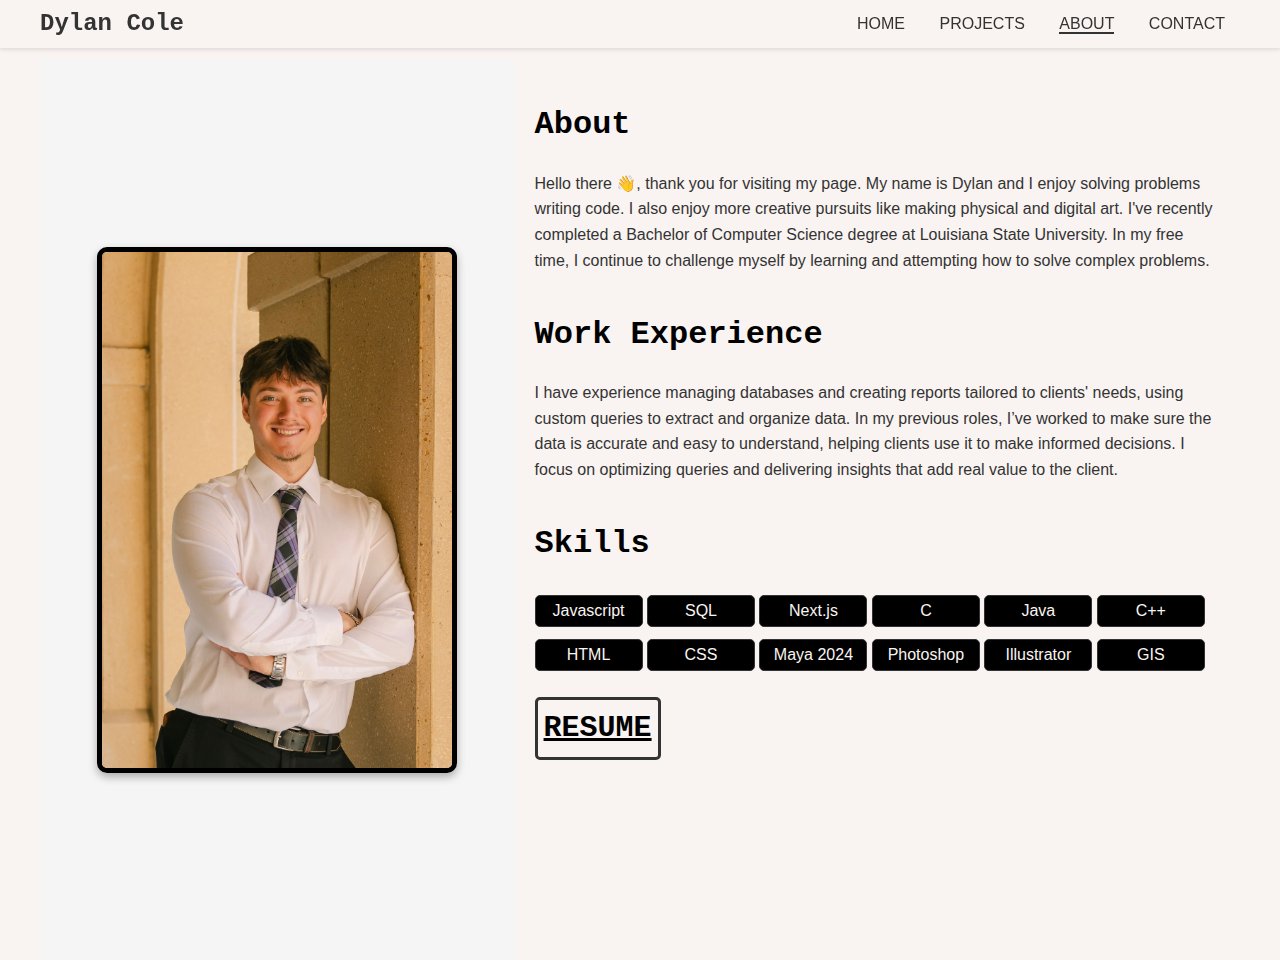
<file: about.html>
<!-- resume stuff, qualifiers -->

<head>
    <meta charset="utf-8">
    <title>Responsive Layouts</title>
    <meta name="description" content="This site will serve as the hub for many sub responsive layouts">
    <meta name="viewport" content="width=device-width, initial-scale=1">

    <meta property="og:title" content="">
    <meta property="og:type" content="">
    <meta property="og:url" content="">
    <meta property="og:image" content="">

    <link rel="manifest" href="site.webmanifest">
    <link rel="apple-touch-icon" href="icon.png">
    <!-- Place favicon.ico in the root directory -->

    <link rel="stylesheet" href="css/normalize.css">
    <link rel="stylesheet" href="css/main.css">

    <meta name="theme-color" content="#fafafa">
</head>

<body> <!-- class="about-page" -->
    <header id="global-header">
        <div class="header-container">
            <div class="logo-name">
                <span>Dylan Cole</span>
            </div>
            <nav class="nav-links">
                <a href="./index.html">Home</a>
                <a href="./projects.html">Projects</a>
                <a href="./about.html" class="active">About</a>
                <a href="./contact.html">Contact</a>
            </nav>
        </div>
    </header>

    <!-- TODO: update work experience instead of placeholder text -->
    <!-- TODO: shrink the amount of space between the titles and text -->
    <div class="profile">
        <div class="about-me about-me-animate">
            <img src="./img/portrait.jpg" alt="me">
        </div>
        <div class="about-me-content about-me-content-animate">
            <div class="profile-items">
                <h1 class="title">About</h1>
                <p class="text">Hello there 👋, thank you for visiting my page. My name is Dylan and I enjoy solving
                    problems writing code. I also enjoy more creative pursuits like making physical and digital art.
                    I've recently
                    completed a Bachelor of Computer Science degree at Louisiana State
                    University. In my free time, I continue to challenge myself by
                    learning and attempting how to solve complex problems.</p>
            </div>
            <div class="profile-items">
                <h1 class="title">Work Experience</h1>
                <p class="text">I have experience managing databases and creating reports tailored to clients' needs,
                    using custom queries to extract and organize data. In my previous roles, I’ve worked to make sure
                    the data is accurate and easy to understand, helping clients use it to make informed decisions. I
                    focus on optimizing queries and delivering insights that add real value to the client.</p>
            </div>
            <div class="skill-boxes"></div>
            <div class="profile-items2">
                <h1 class="title">Skills</h1>

                <div class="skills2">Javascript</div>
                <div class="skills3">SQL</div>
                <div class="skills3">Next.js</div>
                <div class="skills1">C</div>
                <div class="skills3">Java</div>
                <div class="skills2">C++</div>
                <div class="skills1">HTML</div>
                <div class="skills1">CSS</div>
                <div class="skills2">Maya 2024</div>
                <div class="skills3">Photoshop</div>
                <div class="skills1">Illustrator</div>
                <div class="skills1">GIS</div>
            </div>
            <div class="resume-download">
                <a href="/img/Dylan Cole Resume Final.pdf" download="Resume">RESUME</a>
            </div>
        </div>
    </div>

</body>
</file>
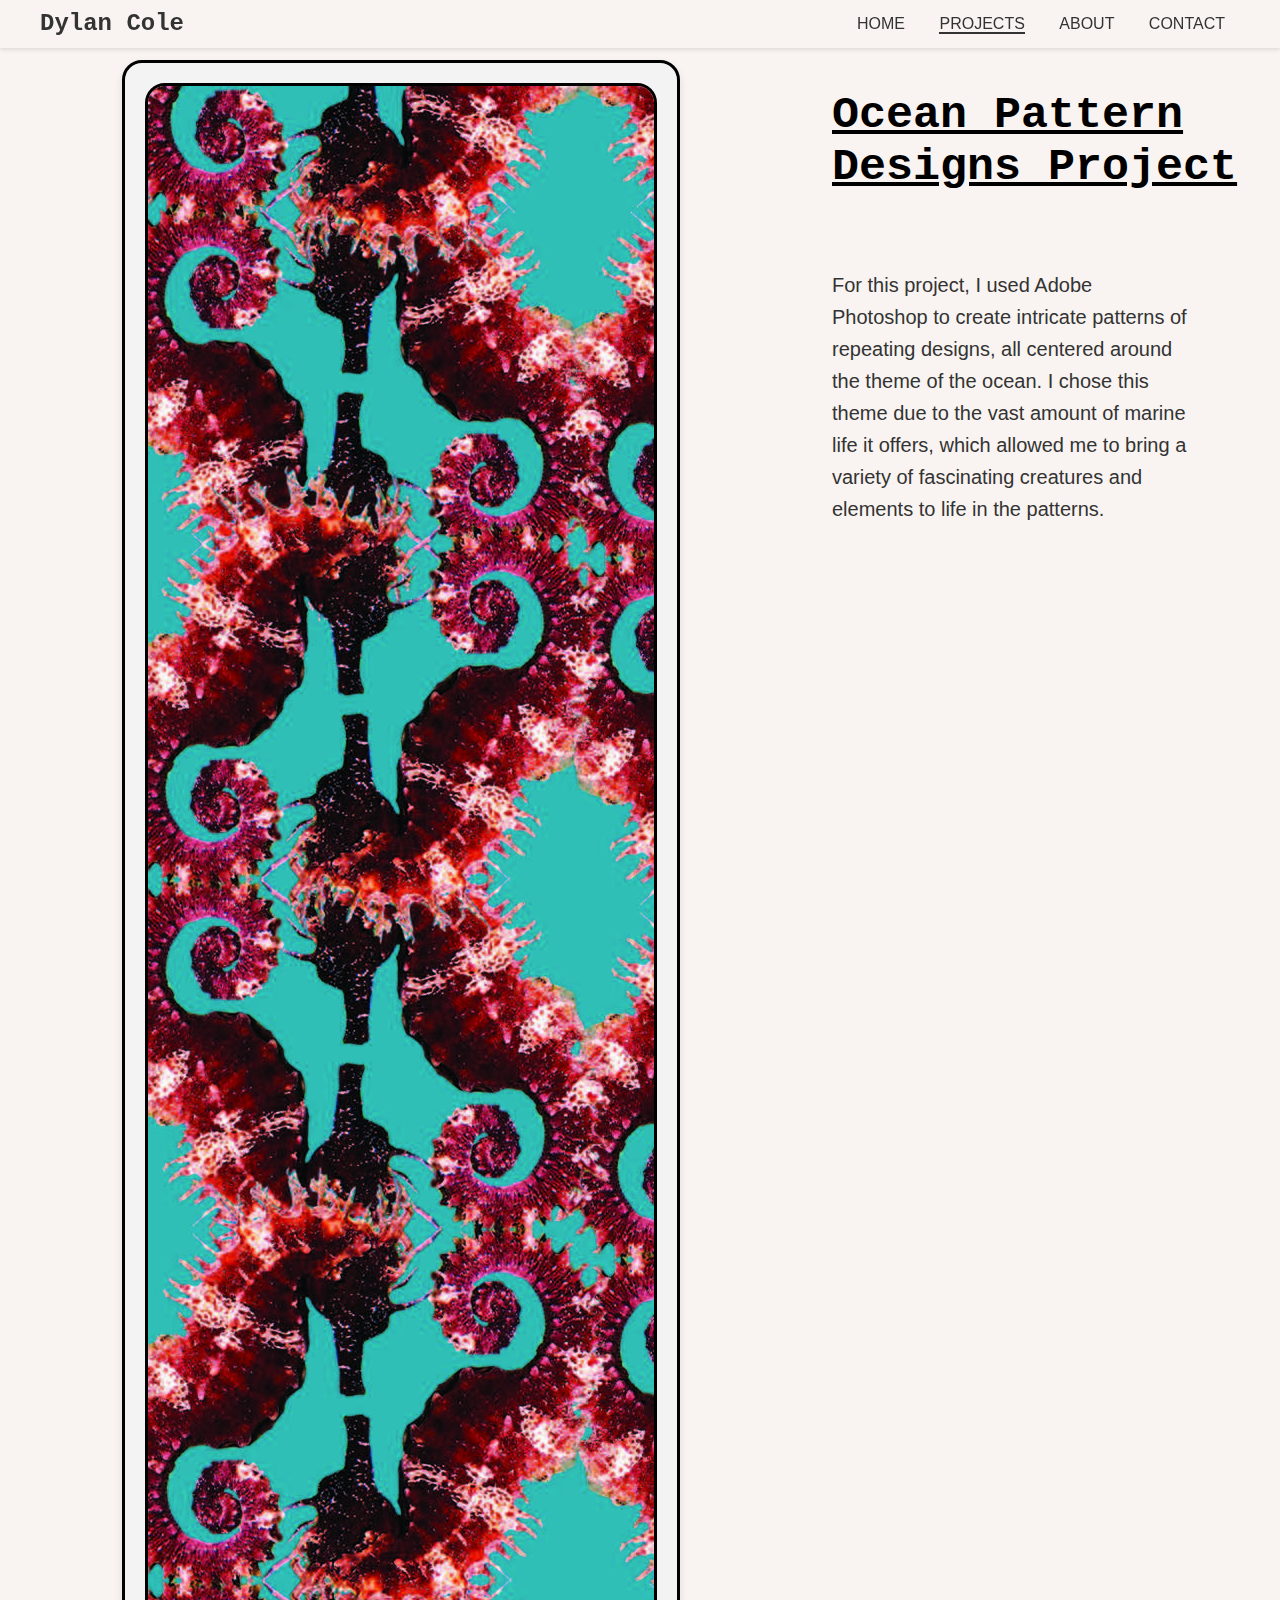
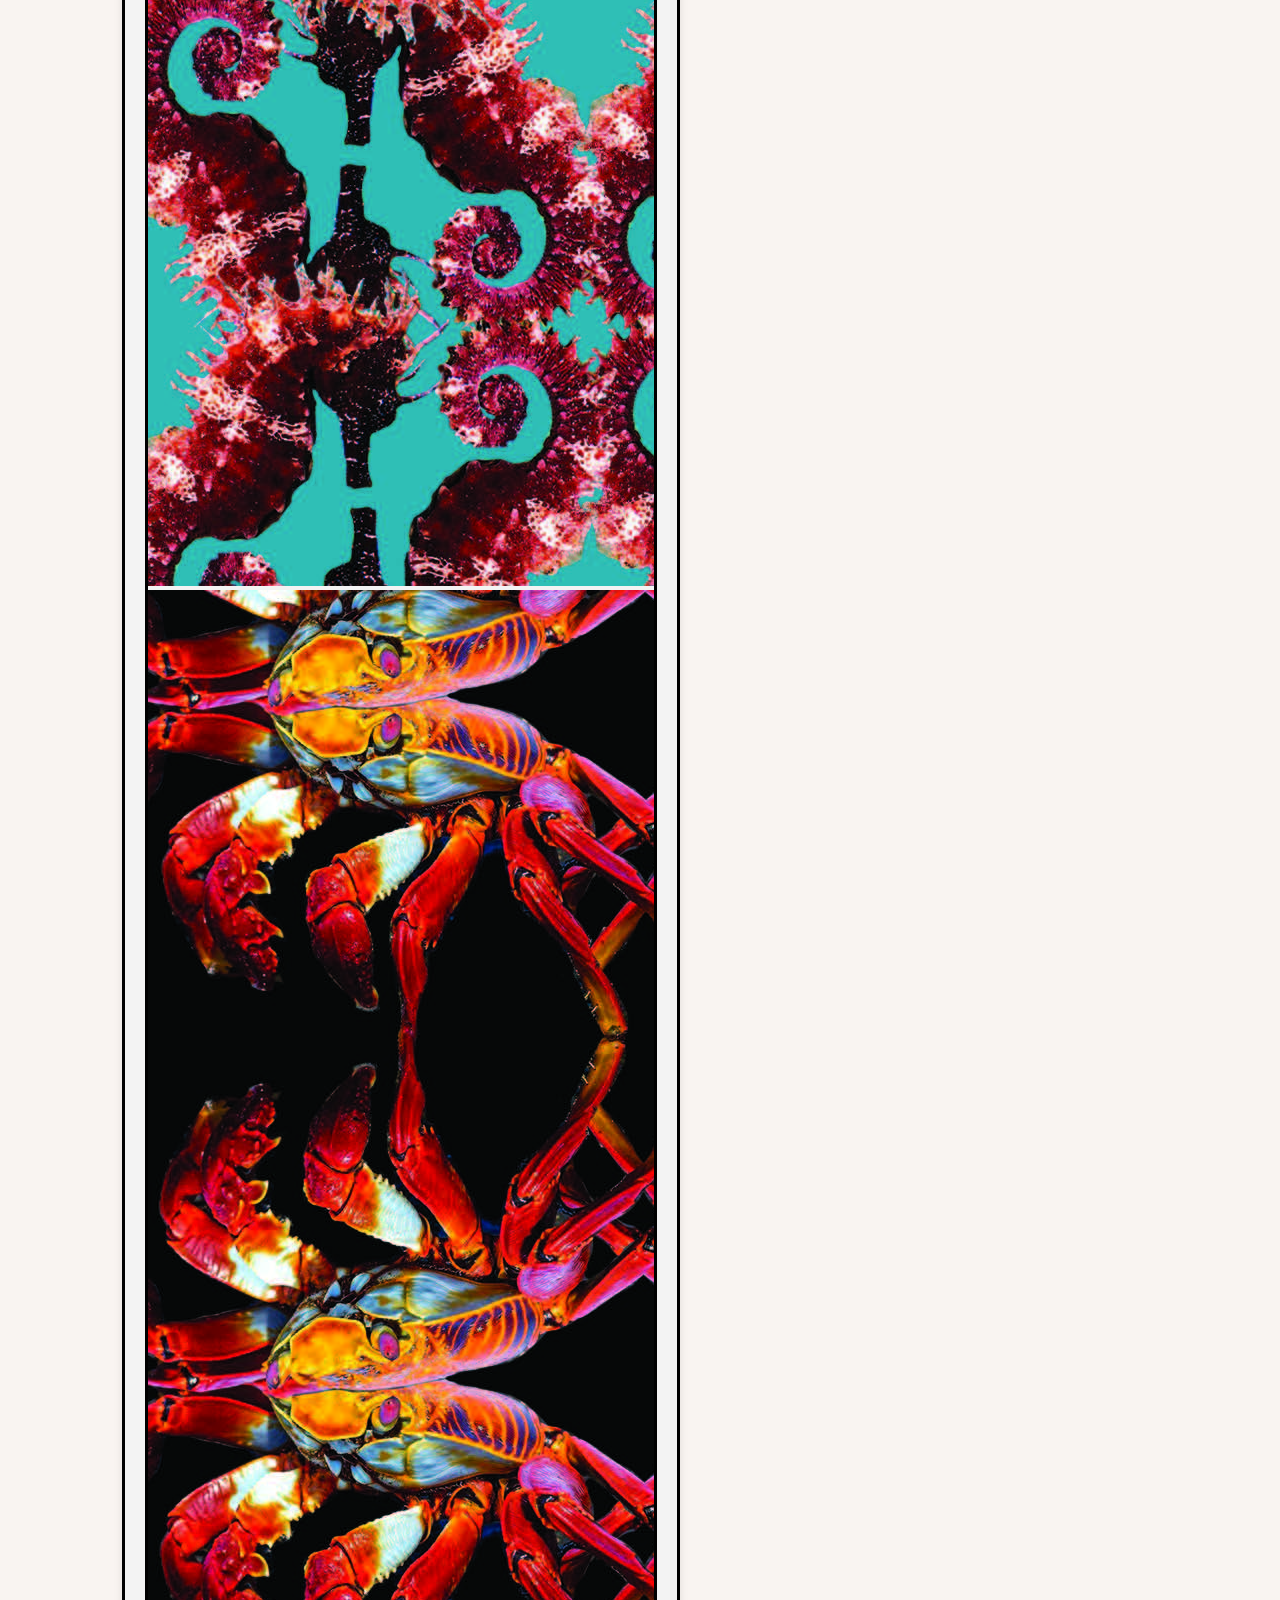
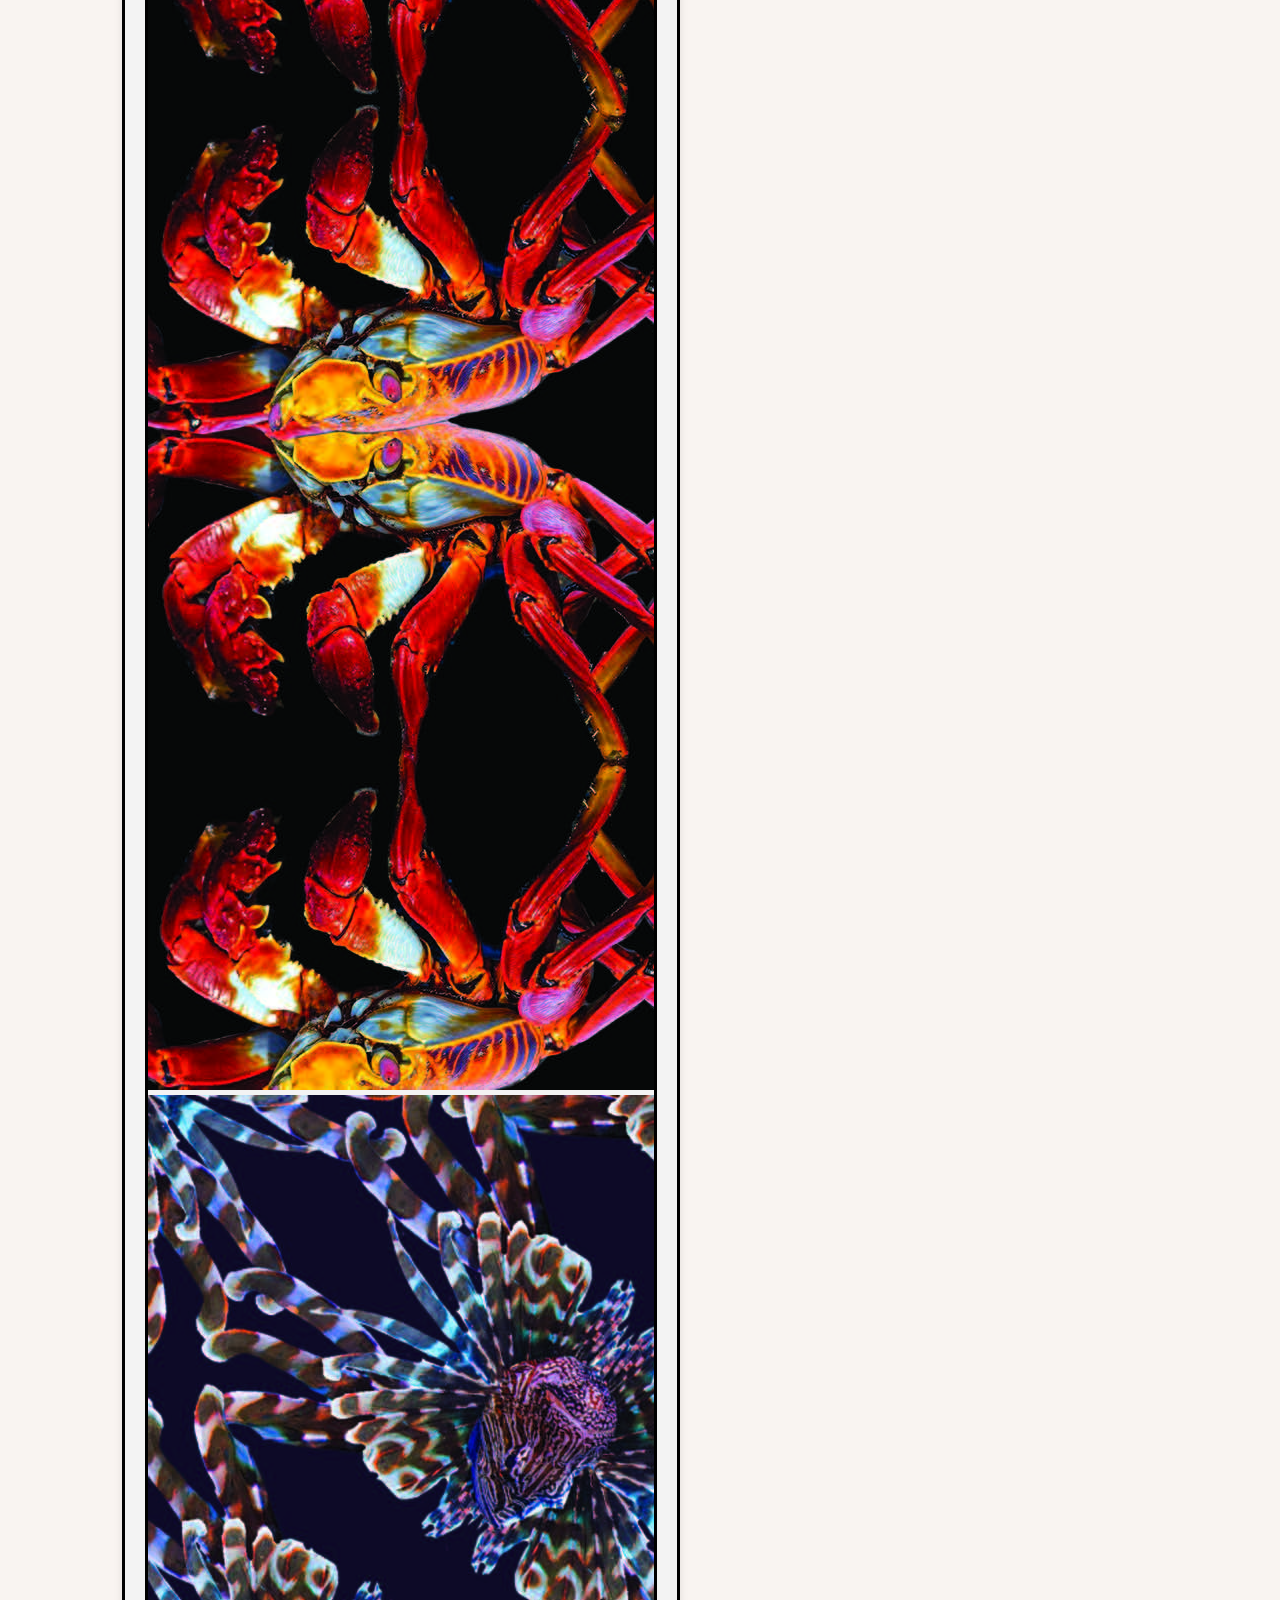
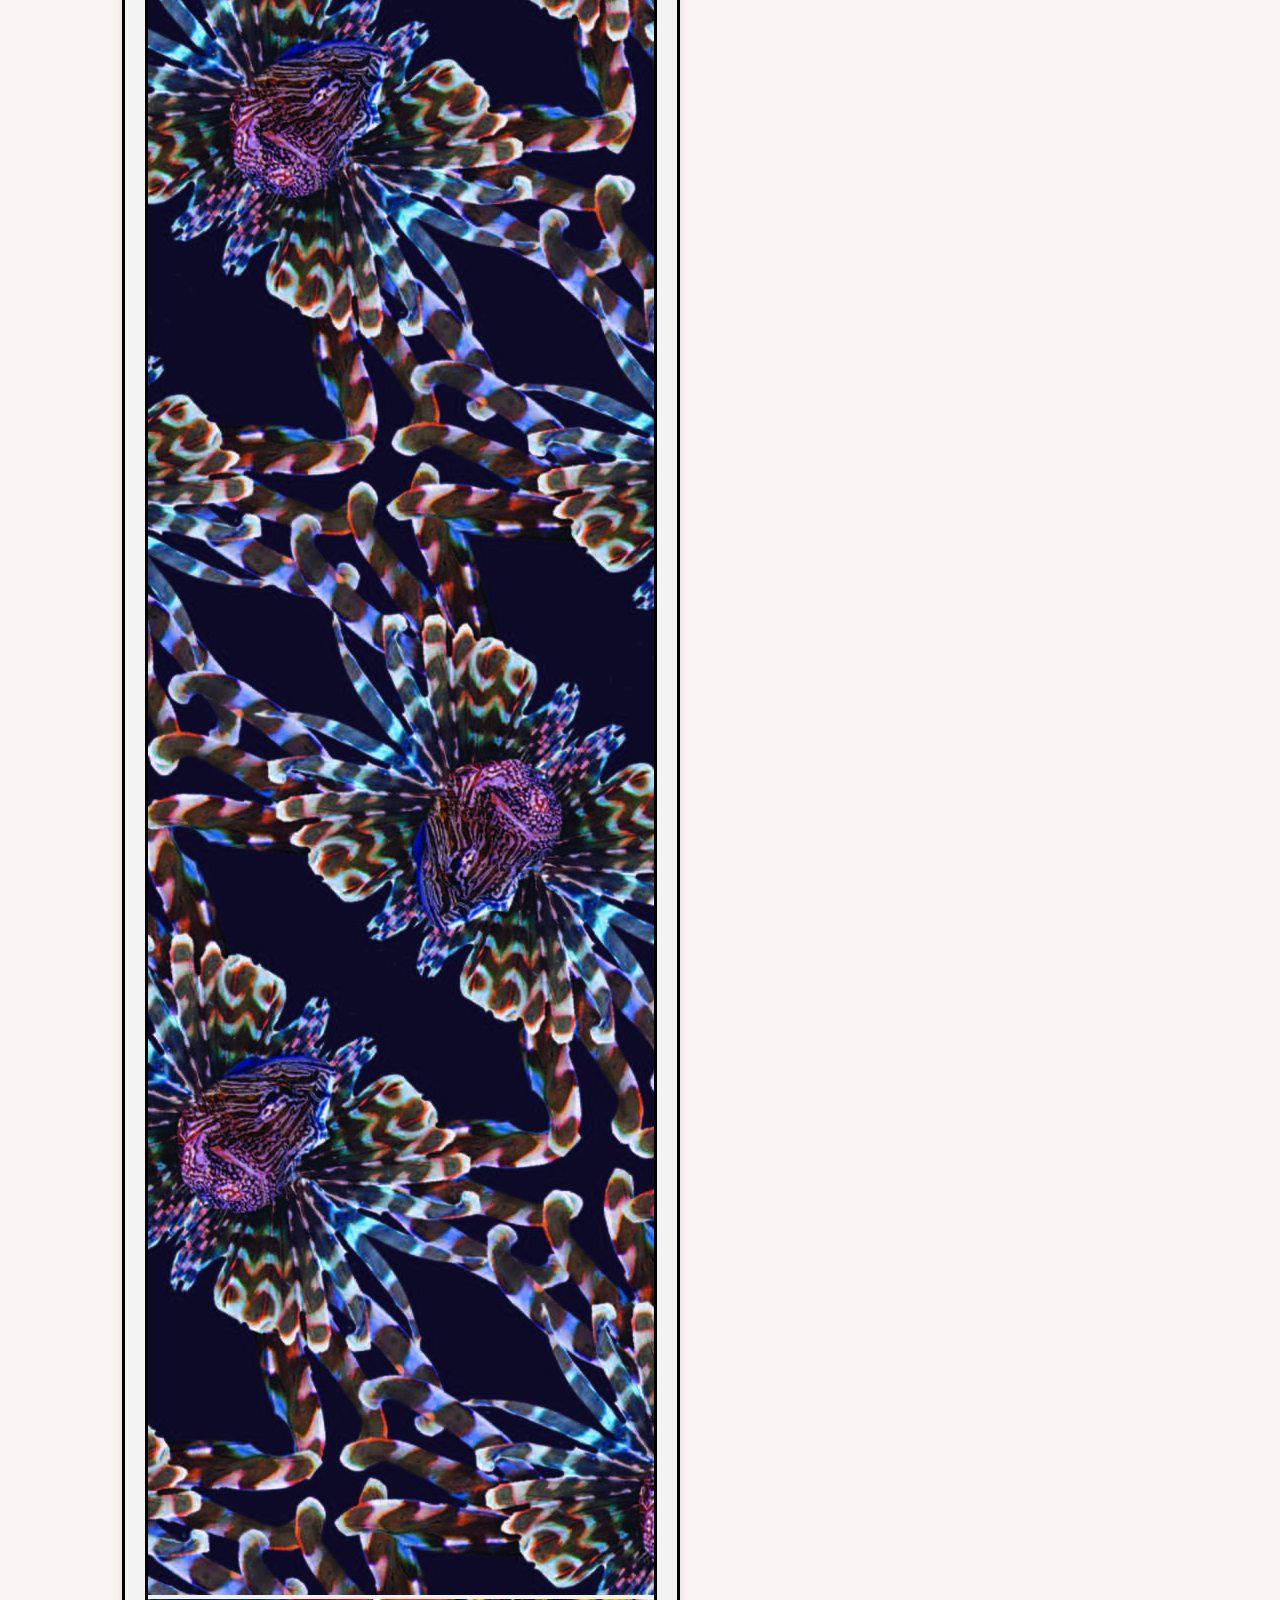
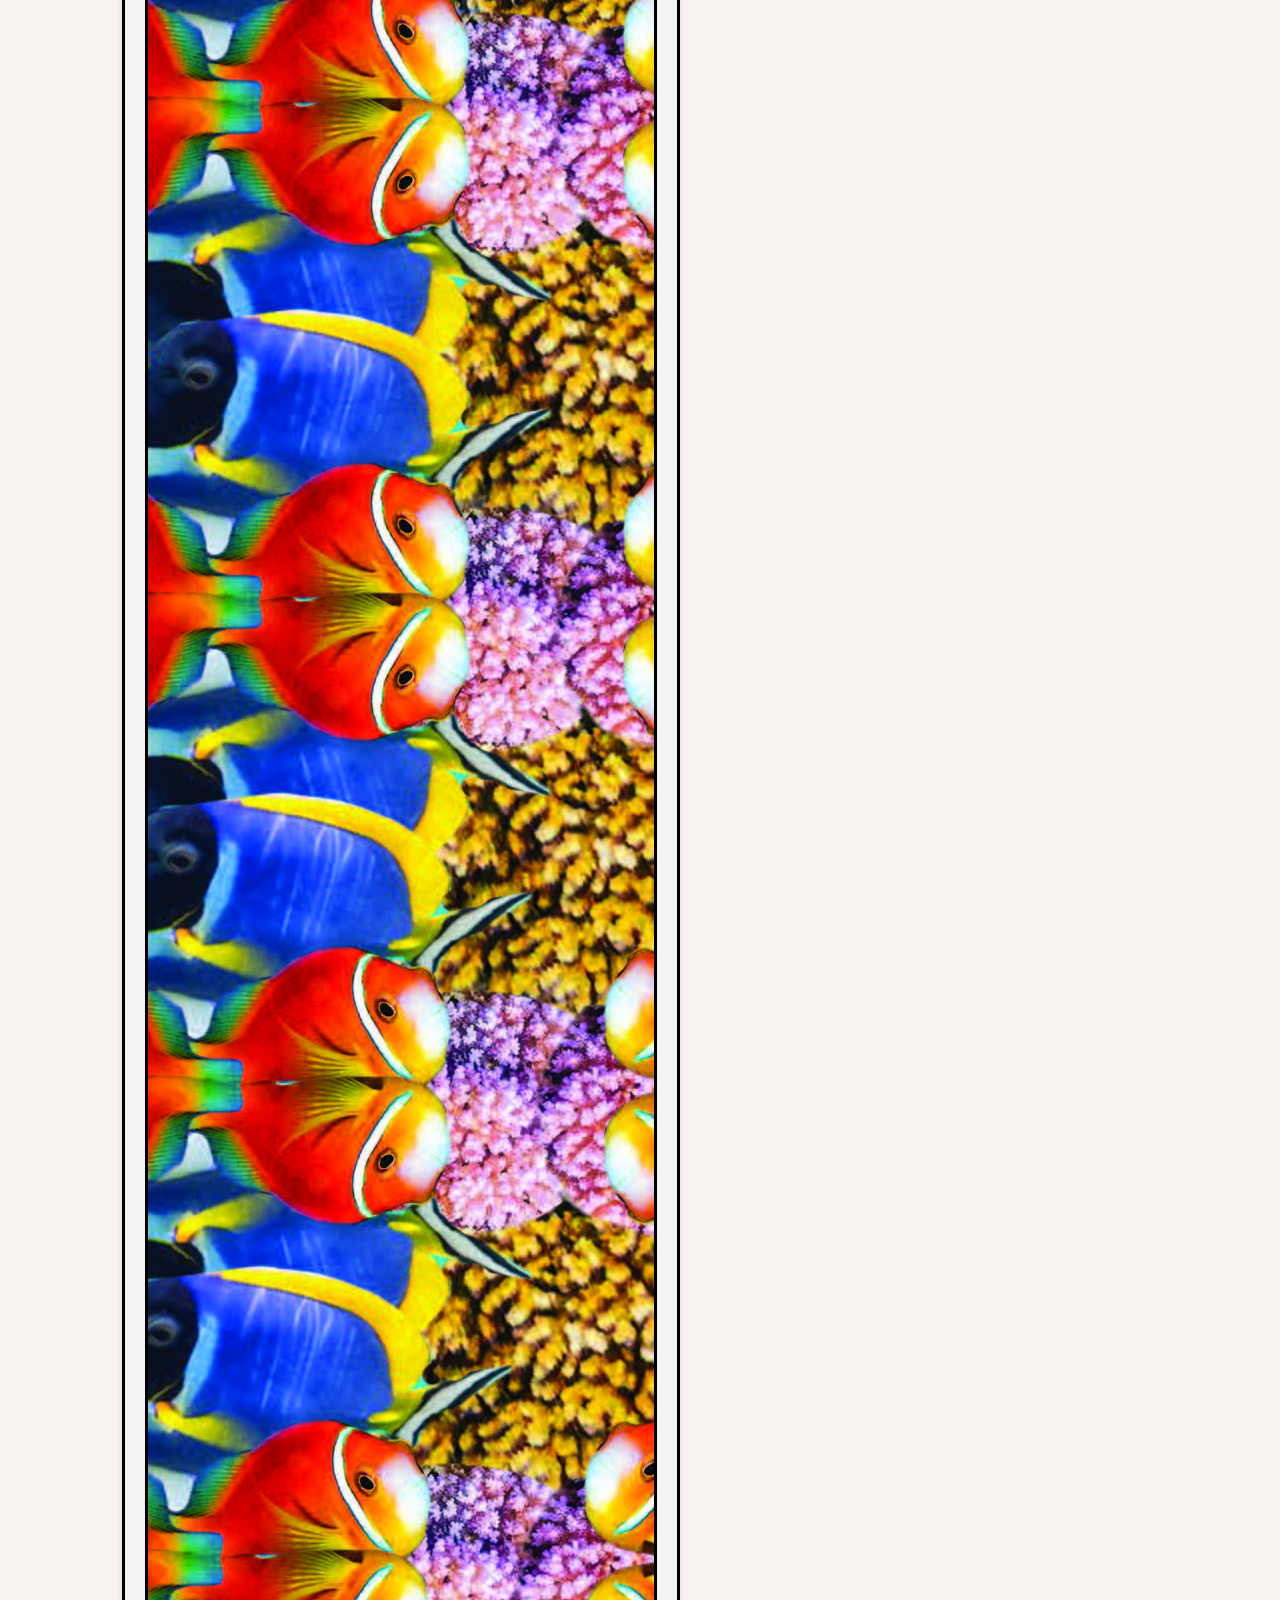
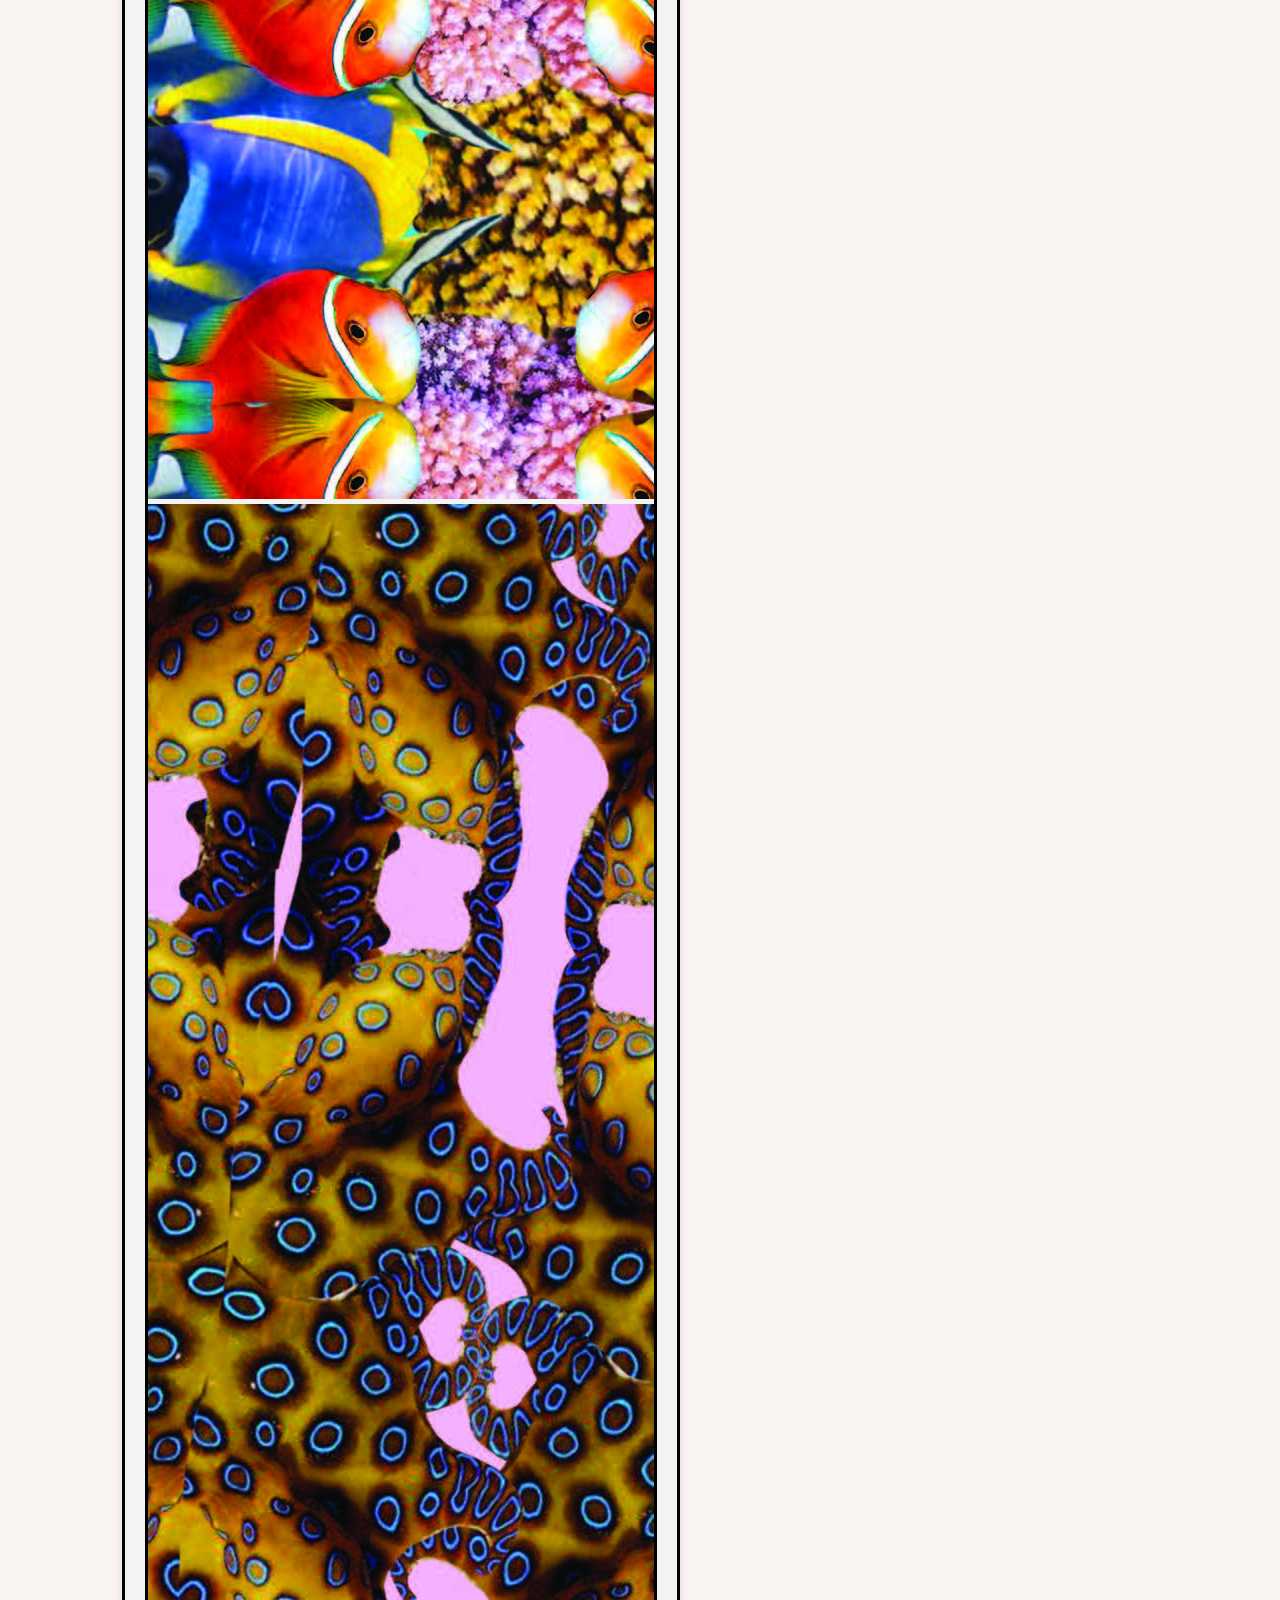
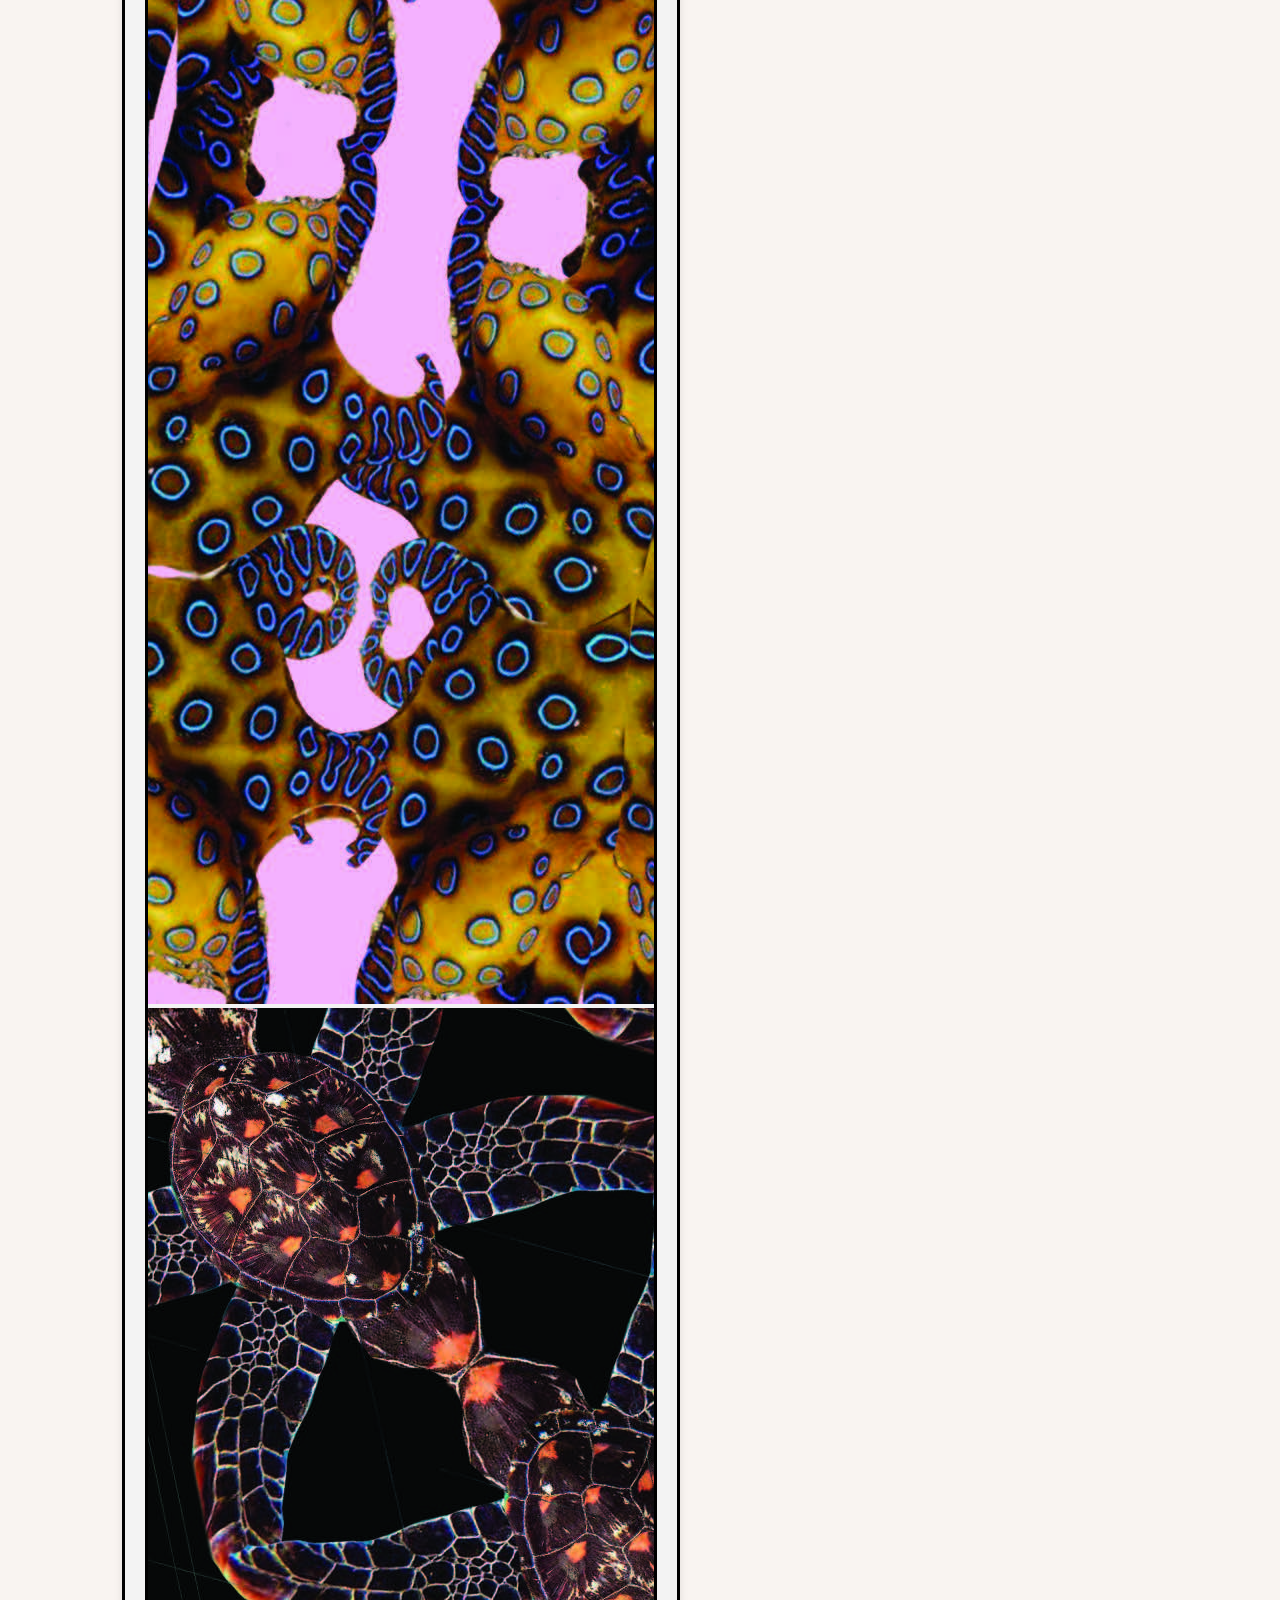
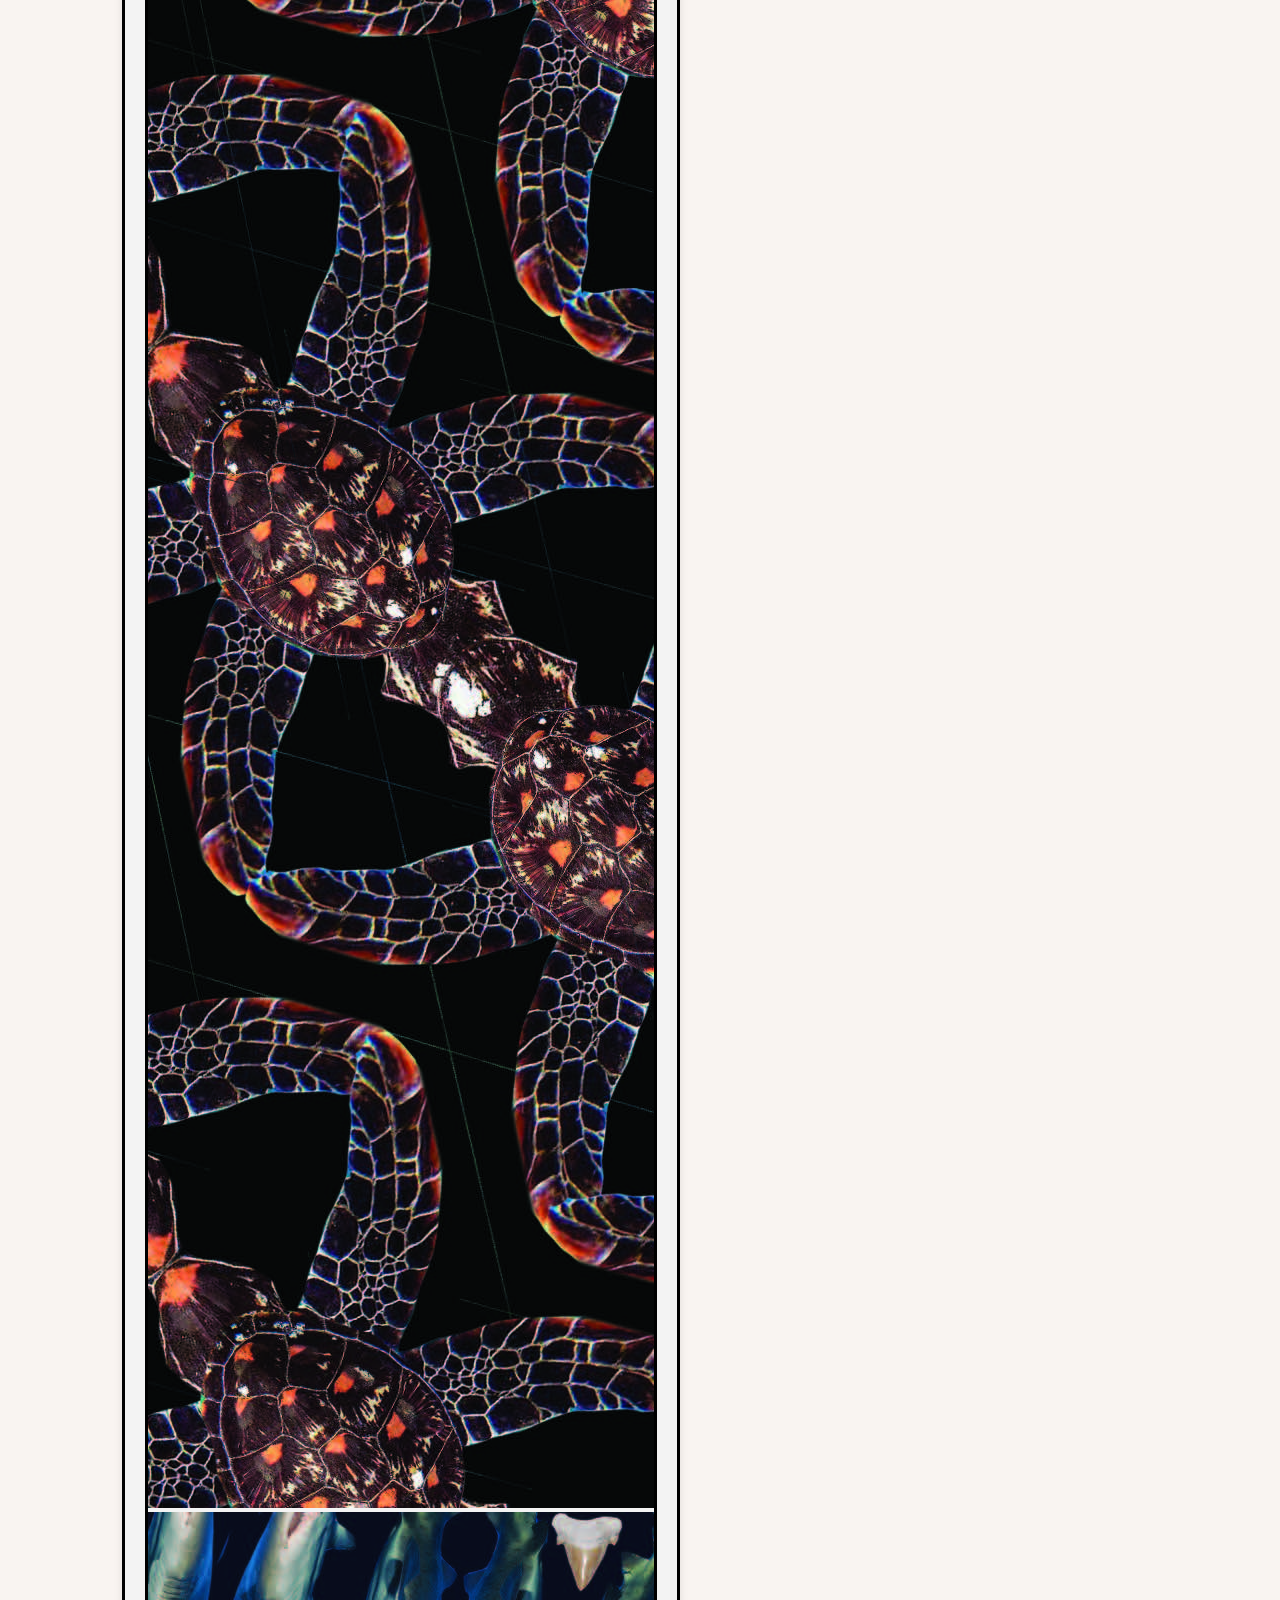
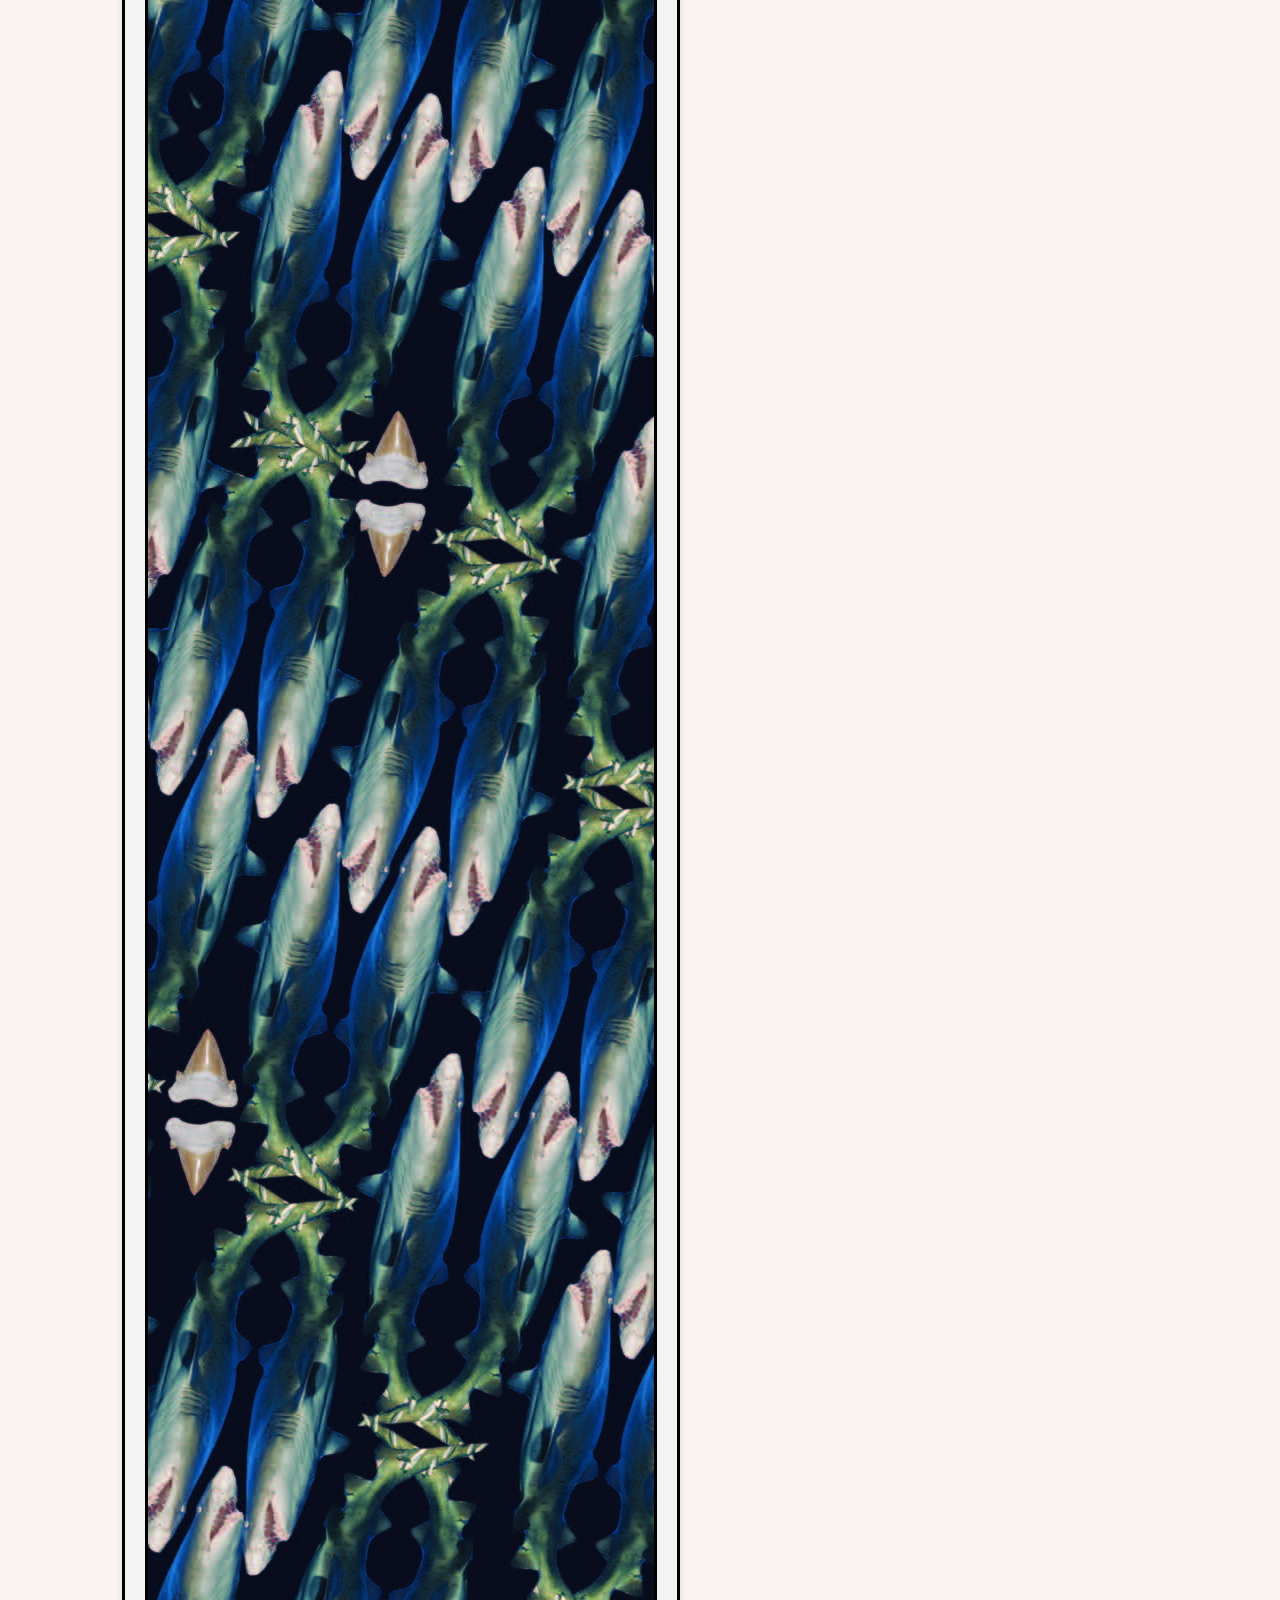
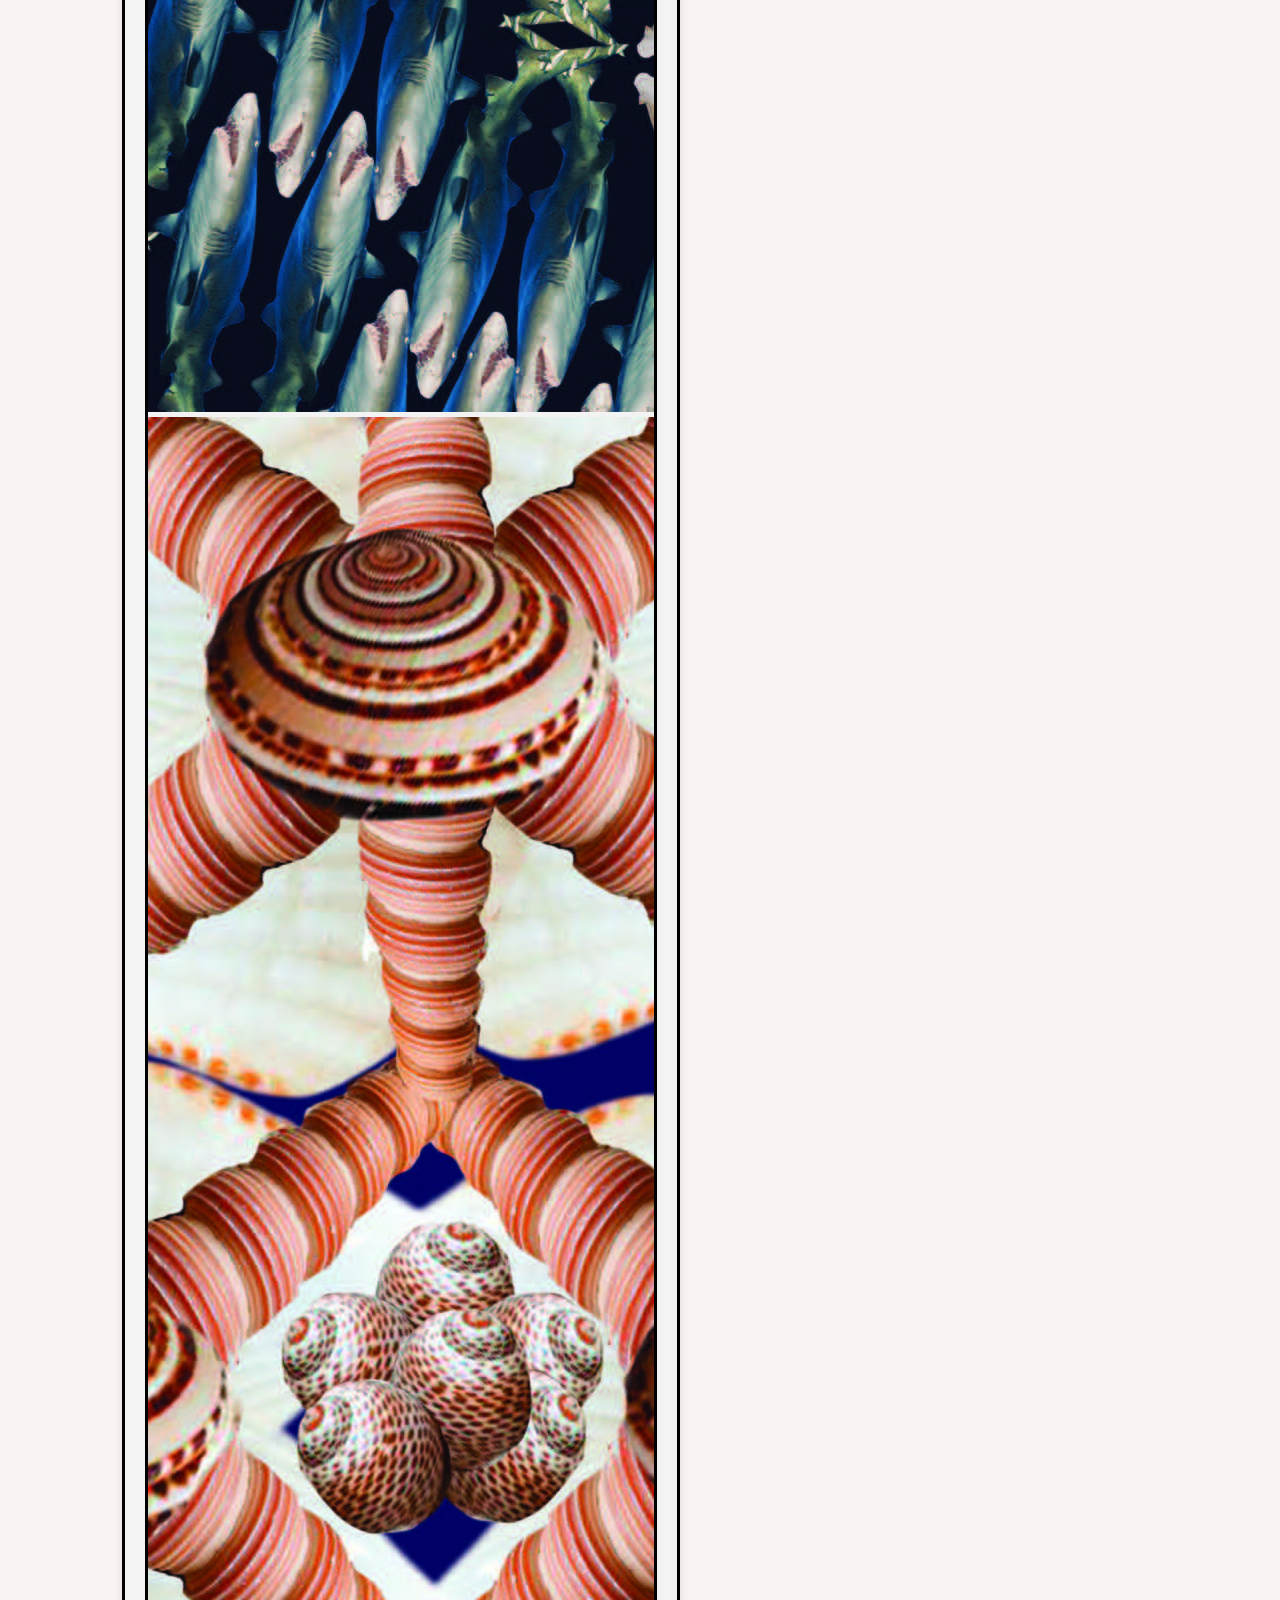
<file: project1.html>
<!doctype html>
<html class="no-js" lang="en">

<head>
    <meta charset="utf-8">
    <title>Responsive Layouts</title>
    <meta name="description" content="This site will serve as the hub for many sub responsive layouts">
    <meta name="viewport" content="width=device-width, initial-scale=1">

    <meta property="og:title" content="">
    <meta property="og:type" content="">
    <meta property="og:url" content="">
    <meta property="og:image" content="">

    <link rel="manifest" href="site.webmanifest">
    <link rel="apple-touch-icon" href="icon.png">
    <link rel="stylesheet" href="css/normalize.css">
    <link rel="stylesheet" type="text/css" href="slick/slick.css" />
    <link rel="stylesheet" type="text/css" href="slick/slick-theme.css" />
    <link rel="stylesheet" href="css/main.css">
    <meta name="theme-color" content="#fafafa">

    <style>
        /* Flexbox container for carousels */
        .carousel-container {
            display: flex;
            flex-wrap: wrap;
            gap: 20px;
            justify-content: space-between;
            padding: 20px;
        }

        .carousel-wrapper {
            flex: 1 1 calc(50% - 20px);
            /* 2 carousels per row */
            min-width: 300px;
            /* Responsive breakpoints */
        }

        .pic-carousel img {
            width: 100%;
            height: auto;
            border-radius: 10px;
        }
    </style>
</head>


<body> <!-- class="projects-page" -->
    <header id="global-header">
        <div class="header-container">
            <div class="logo-name">
                <span>Dylan Cole</span>
            </div>
            <nav class="nav-links">
                <a href="./index.html">Home</a>
                <a href="./projects.html" class="active">Projects</a>
                <a href="./about.html">About</a>
                <a href="./contact.html">Contact</a>
            </nav>
        </div>
    </header>



    <div class="carousel-text-wrapper">
        <div class="p1-carousel-wrapper"> <!--carousel-wrapper-->
            <div class="p1-pic-carousel"> <!--"pic-carousel-->

                <img src="./img/ocean pattern 2/Project 4 (1).jpg" alt="Image 1">
                <img src="./img/ocean pattern 2/Project 4 crab.jpg" alt="Image 2">
                <img src="./img/ocean pattern 2/Project 4 lionfish.jpg" alt="Image 3">
                <img src="./img/ocean pattern 2/Project 4 Nemos.jpg" alt="Image 4">
                <img src="./img/ocean pattern 2/Project 4 octopus.jpg" alt="Image 5">
                <img src="./img/ocean pattern 2/Project 4 SeaTurtle.jpg" alt="Image 6">
                <img src="./img/ocean pattern 2/Project 4 shark.jpg" alt="Image 7">
                <img src="./img/ocean pattern 2/Project 4 Shells (1).jpg" alt="Image 8">
                <img src="./img/ocean pattern 2/Project 4 Starfish.jpg" alt="Image 9">
                <img src="./img/ocean pattern 2/Project 4 Walrus Polar Bear.jpg" alt="Image 10">

            </div>
        </div>

        <div class="galactic-text-wrapper"> <!--about-me-content about-me-content-animate-->
            <div class="galactic-items"> <!--profile-items-->
                <h1 class="p1-title">Ocean Pattern Designs Project</h1>
                <p class="p1-text">For this project, I used Adobe Photoshop to create intricate patterns of repeating
                    designs, all centered around the theme of the ocean. I chose this theme due to the vast amount
                    of marine life it offers, which allowed me to bring a variety of fascinating creatures and elements
                    to
                    life in the patterns. </p>
            </div>
            <!--TODO: add section that specifies what animals were used to create each pattern-->
        </div>
    </div>

    <div class="p1-wrapper">
        <div class="project1-gallery">
            <img src="./img/ocean pattern 2/Project 4 (1).jpg" alt="Image 1">
            <img src="./img/ocean pattern 2/Project 4 crab.jpg" alt="Image 2">
            <img src="./img/ocean pattern 2/Project 4 lionfish.jpg" alt="Image 3">
            <img src="./img/ocean pattern 2/Project 4 Nemos.jpg" alt="Image 4">
            <img src="./img/ocean pattern 2/Project 4 octopus.jpg" alt="Image 5">
            <img src="./img/ocean pattern 2/Project 4 SeaTurtle.jpg" alt="Image 6">
            <img src="./img/ocean pattern 2/Project 4 shark.jpg" alt="Image 7">
            <img src="./img/ocean pattern 2/Project 4 Shells (1).jpg" alt="Image 8">
            <img src="./img/ocean pattern 2/Project 4 Starfish.jpg" alt="Image 9">
            <img src="./img/ocean pattern 2/Project 4 Walrus Polar Bear.jpg" alt="Image 10">
        </div>

    </div>

    <script src="https://code.jquery.com/jquery-3.7.1.min.js"
        integrity="sha256-/JqT3SQfawRcv/BIHPThkBvs0OEvtFFmqPF/lYI/Cxo=" crossorigin="anonymous"></script>
    <script type="text/javascript" src="slick/slick.min.js"></script>
    <script src="js/main.js"></script>

</body>
</file>
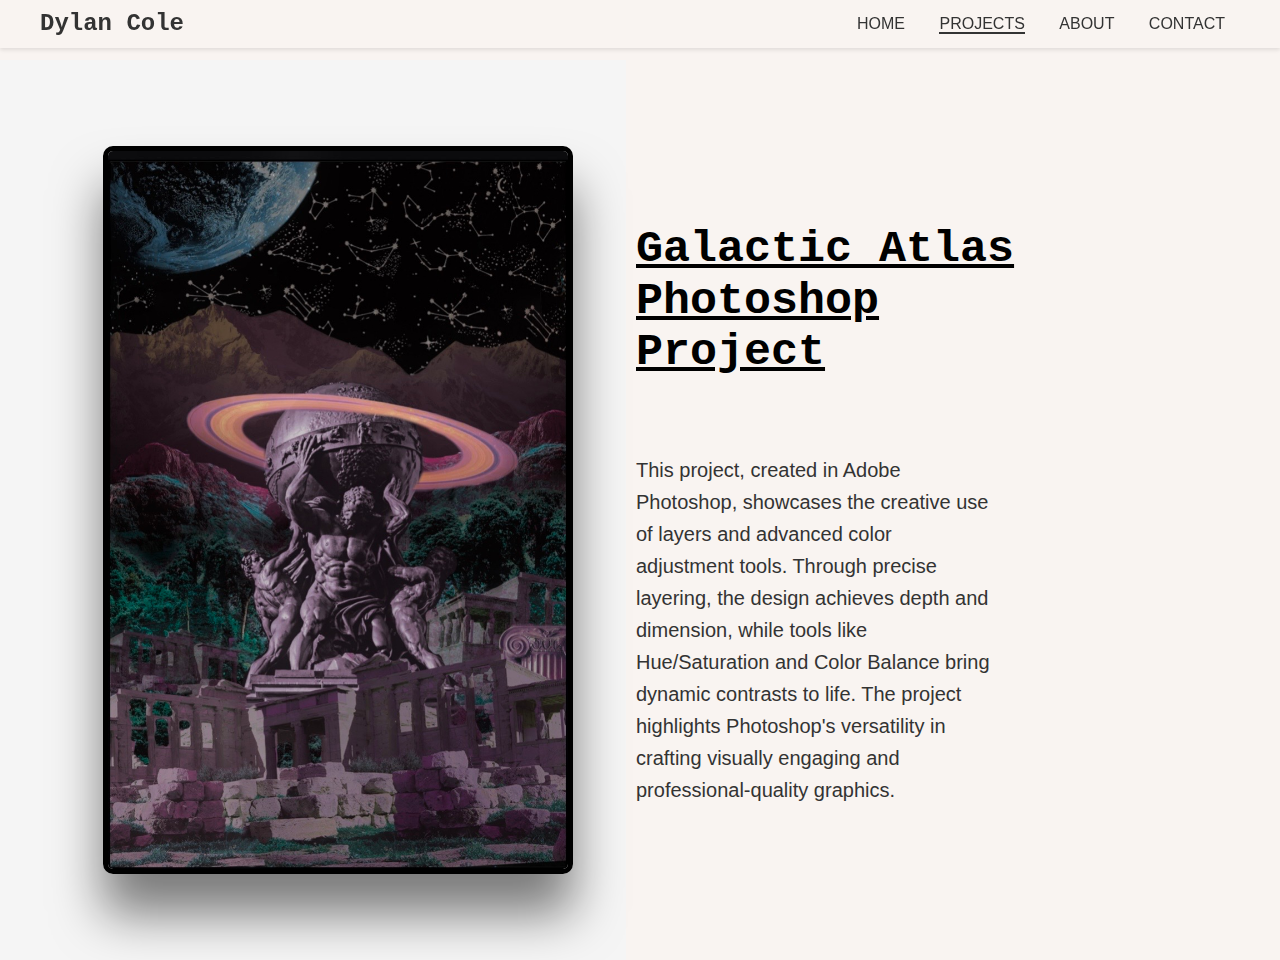
<file: project2.html>
<!doctype html>
<html class="no-js" lang="en">

<head>
    <meta charset="utf-8">
    <title>Responsive Layouts</title>
    <meta name="description" content="This site will serve as the hub for many sub responsive layouts">
    <meta name="viewport" content="width=device-width, initial-scale=1">

    <meta property="og:title" content="">
    <meta property="og:type" content="">
    <meta property="og:url" content="">
    <meta property="og:image" content="">

    <link rel="manifest" href="site.webmanifest">
    <link rel="apple-touch-icon" href="icon.png">
    <!-- Place favicon.ico in the root directory -->

    <link rel="stylesheet" href="css/normalize.css">
    <link rel="stylesheet" href="css/main.css">

    <meta name="theme-color" content="#fafafa">
</head>


<body> <!-- class="projects-page" -->
    <header id="global-header">
        <div class="header-container">
            <div class="logo-name">
                <span>Dylan Cole</span>
            </div>
            <nav class="nav-links">
                <a href="./index.html">Home</a>
                <a href="./projects.html" class="active">Projects</a>
                <a href="./about.html">About</a>
                <a href="./contact.html">Contact</a>
            </nav>
        </div>
    </header>

    <div class="atlas-wrapper"> <!--profile-->
        <div class="atlas-img"> <!-- about-me about-me-animate -->
            <img src="./img/atlas design.jpg" alt="atlas">
        </div>
        <div class="galactic-text-wrapper"> <!--about-me-content about-me-content-animate-->
            <div class="galactic-items"> <!--profile-items-->
                <h1 class="p1-title">Galactic Atlas Photoshop Project</h1>
                <p class="p1-text">This project, created in Adobe Photoshop, showcases the creative use of layers and
                    advanced color adjustment tools. Through precise layering, the design achieves depth and dimension,
                    while tools like Hue/Saturation and Color Balance bring dynamic contrasts
                    to life. The project highlights Photoshop's versatility in crafting visually engaging and
                    professional-quality graphics.</p>
            </div>
        </div>
    </div>

</body>
</file>
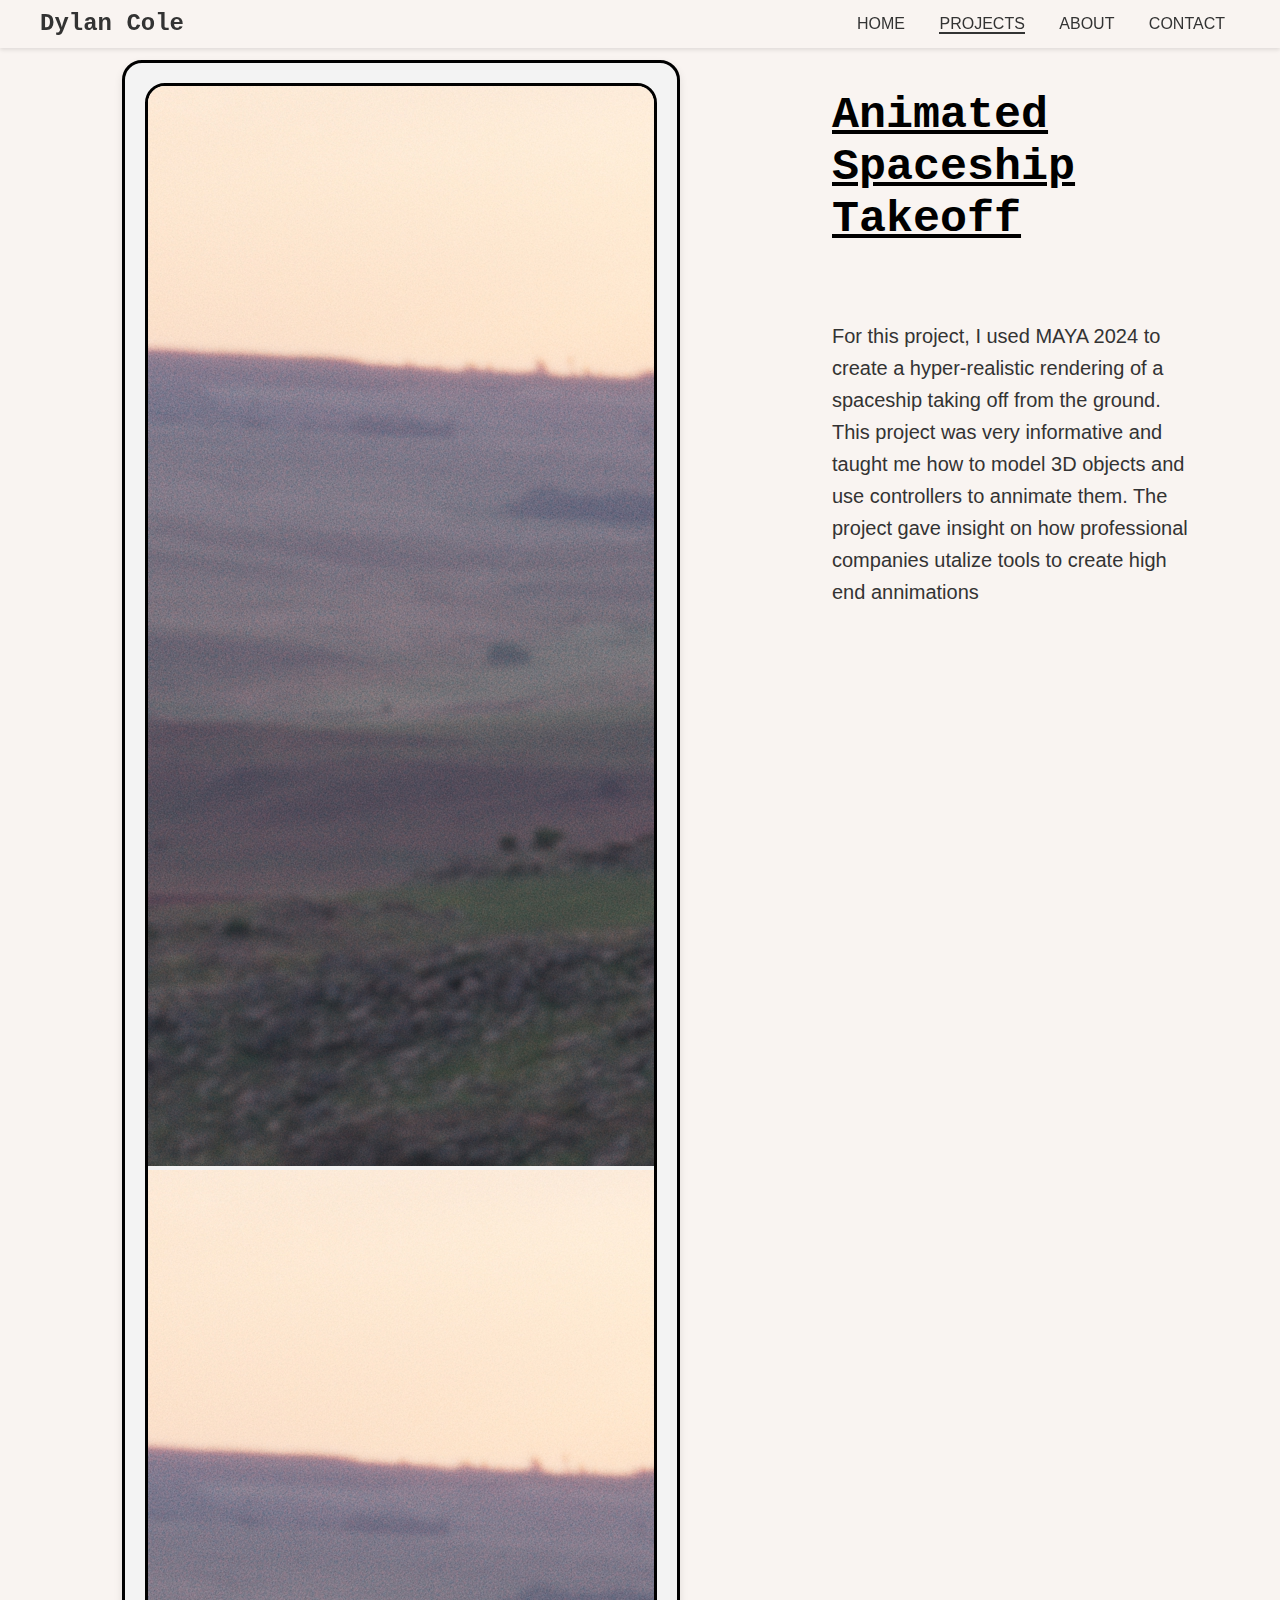
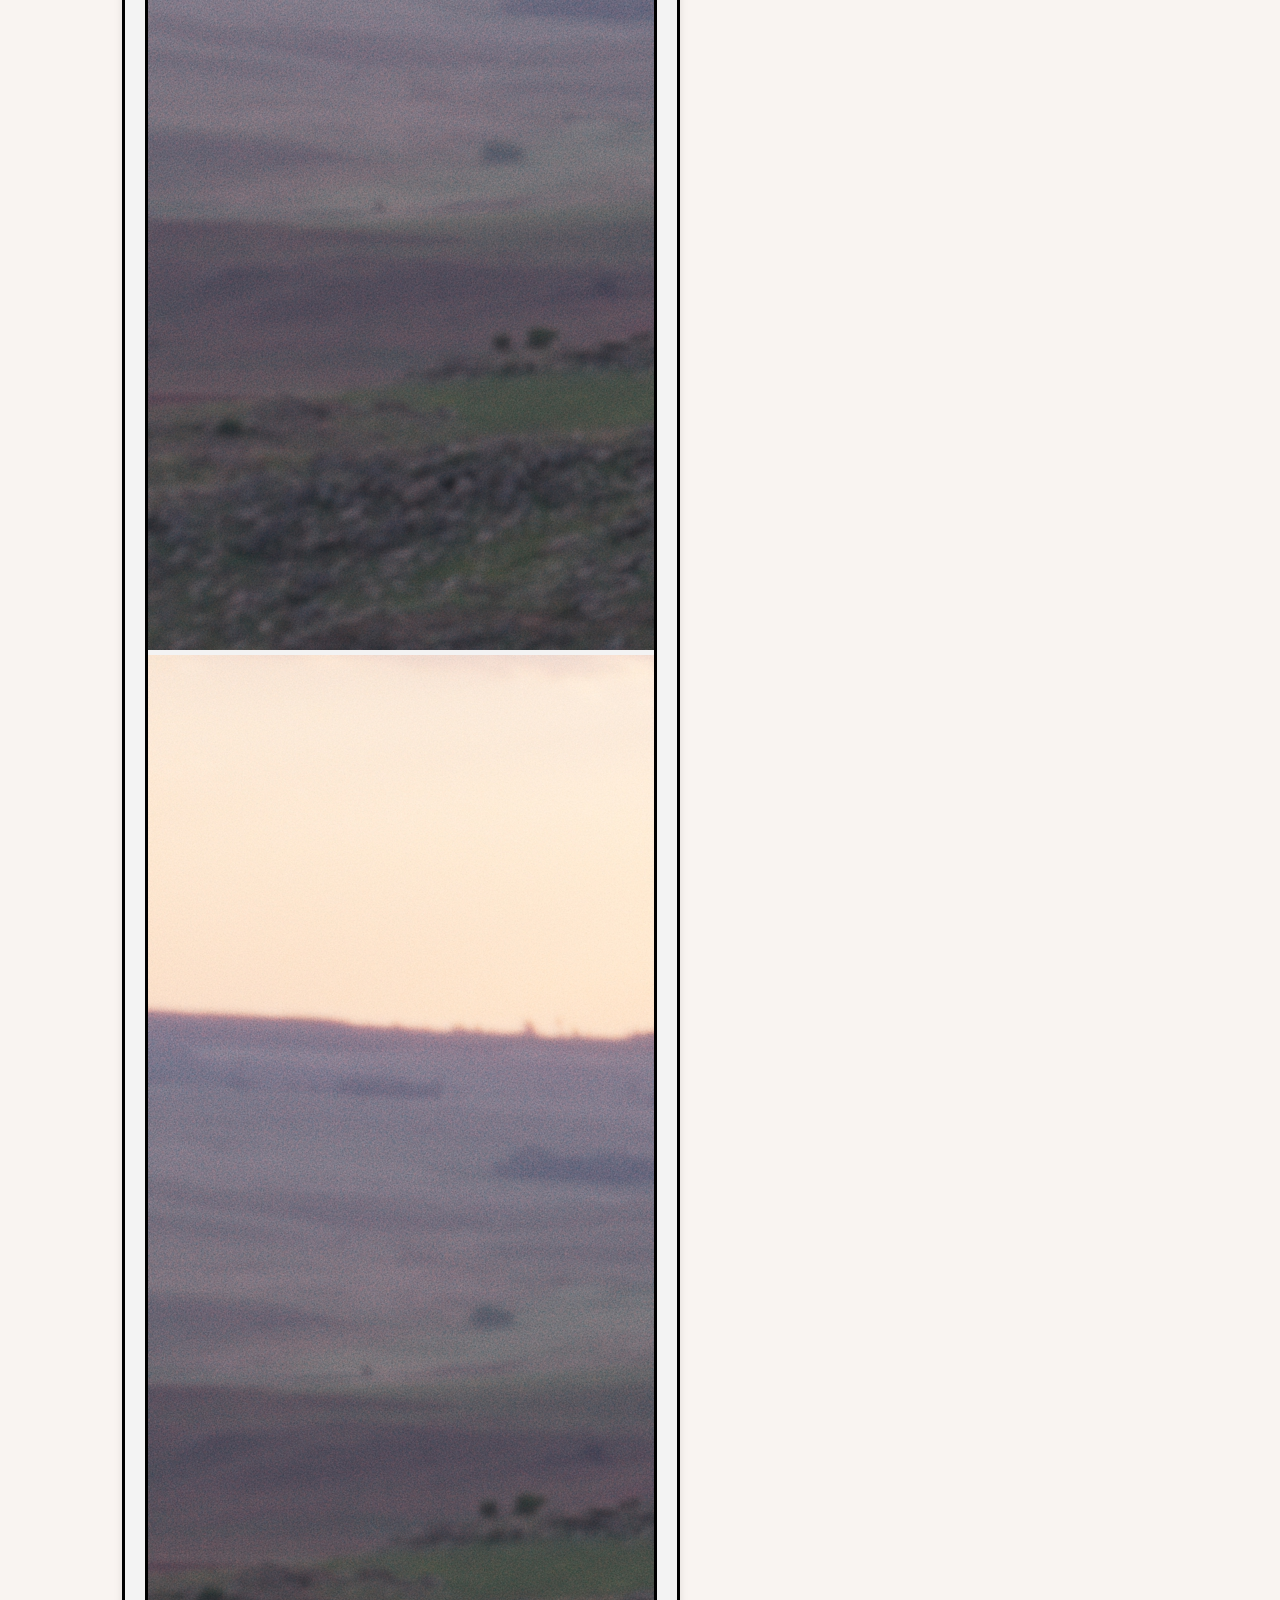
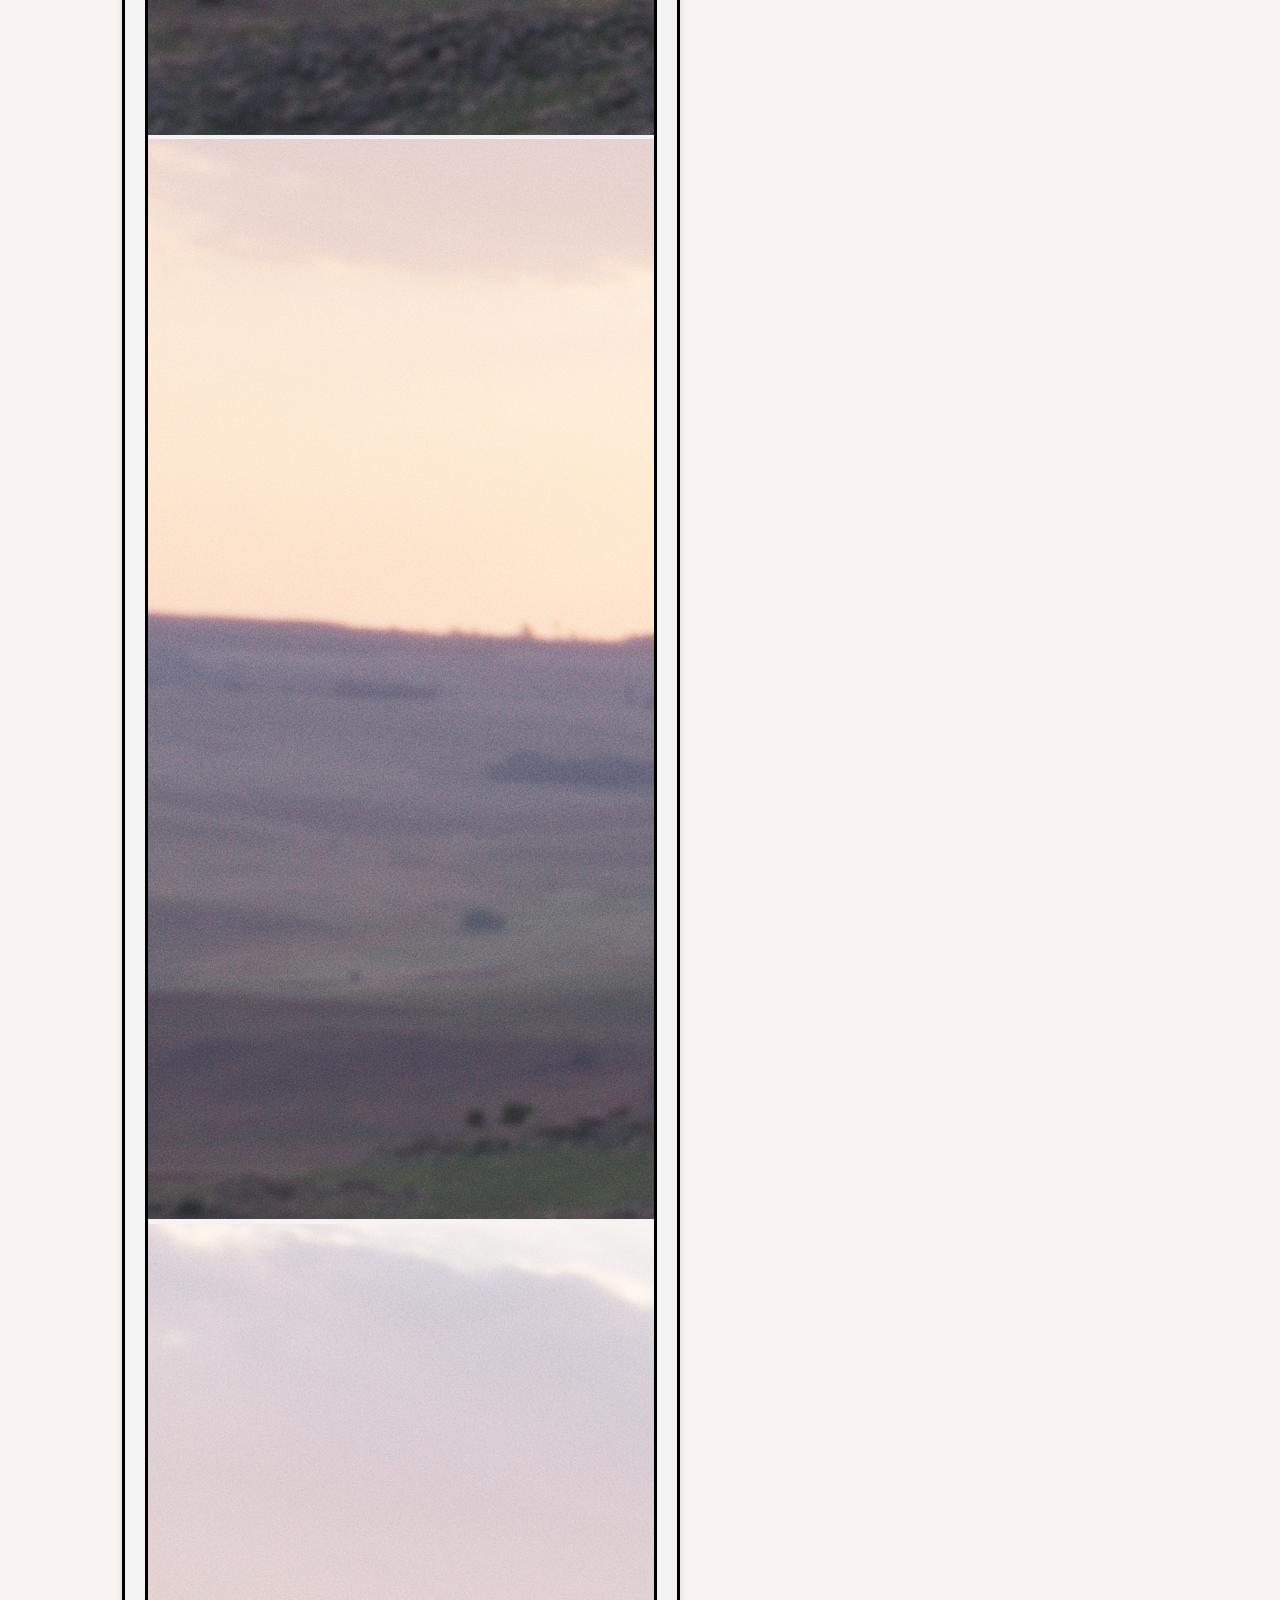
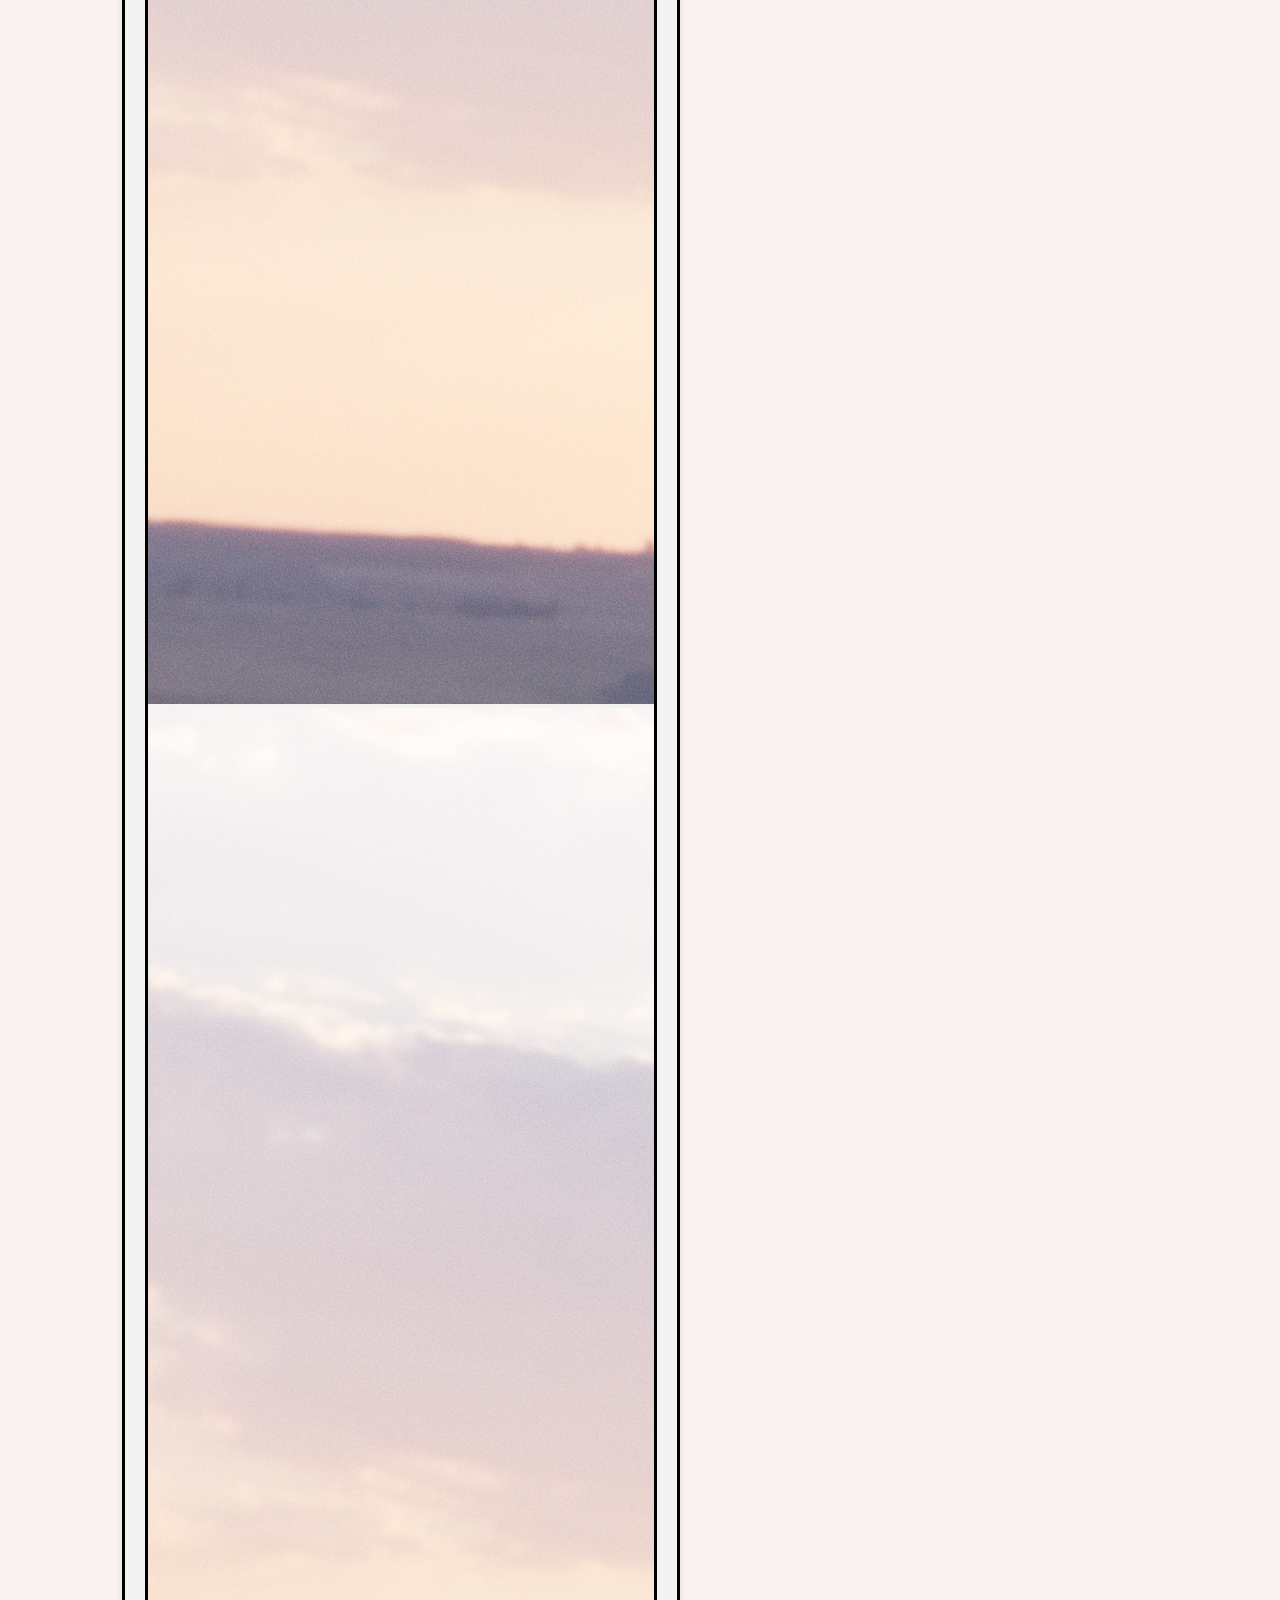
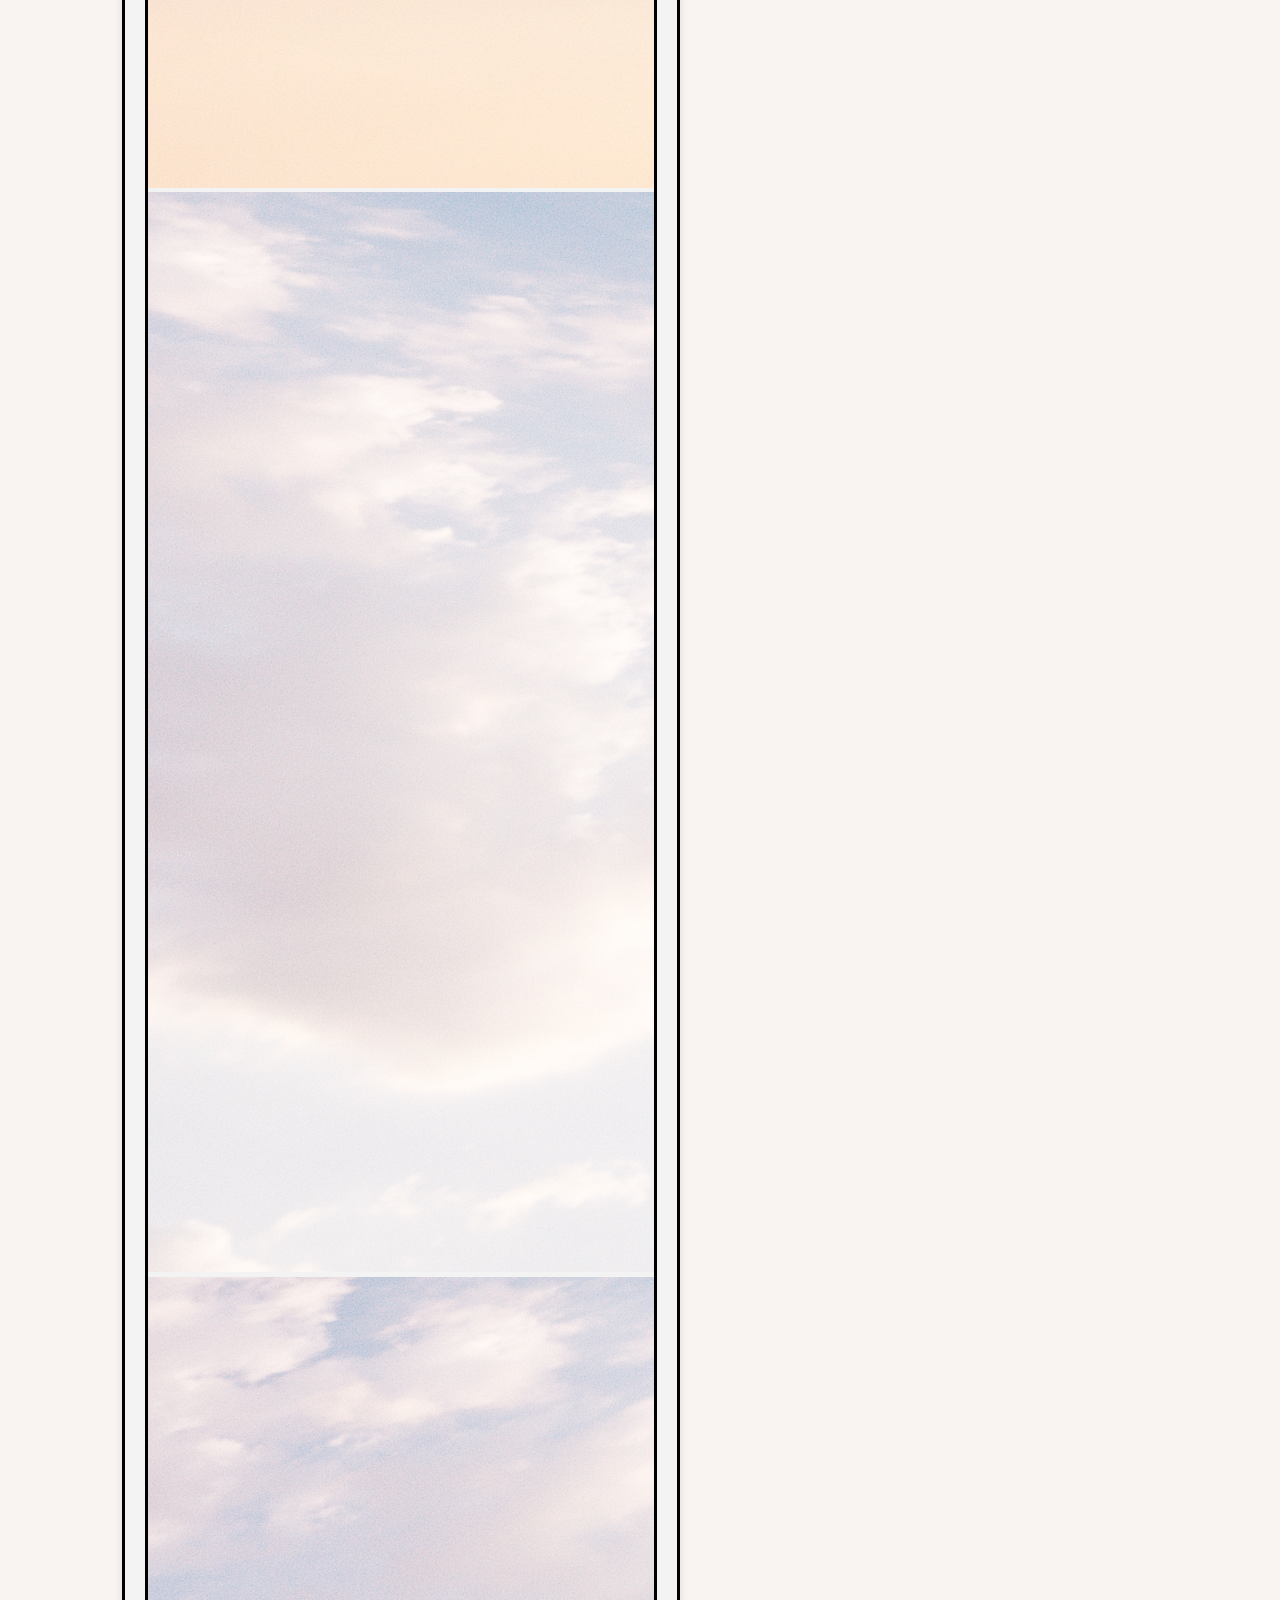
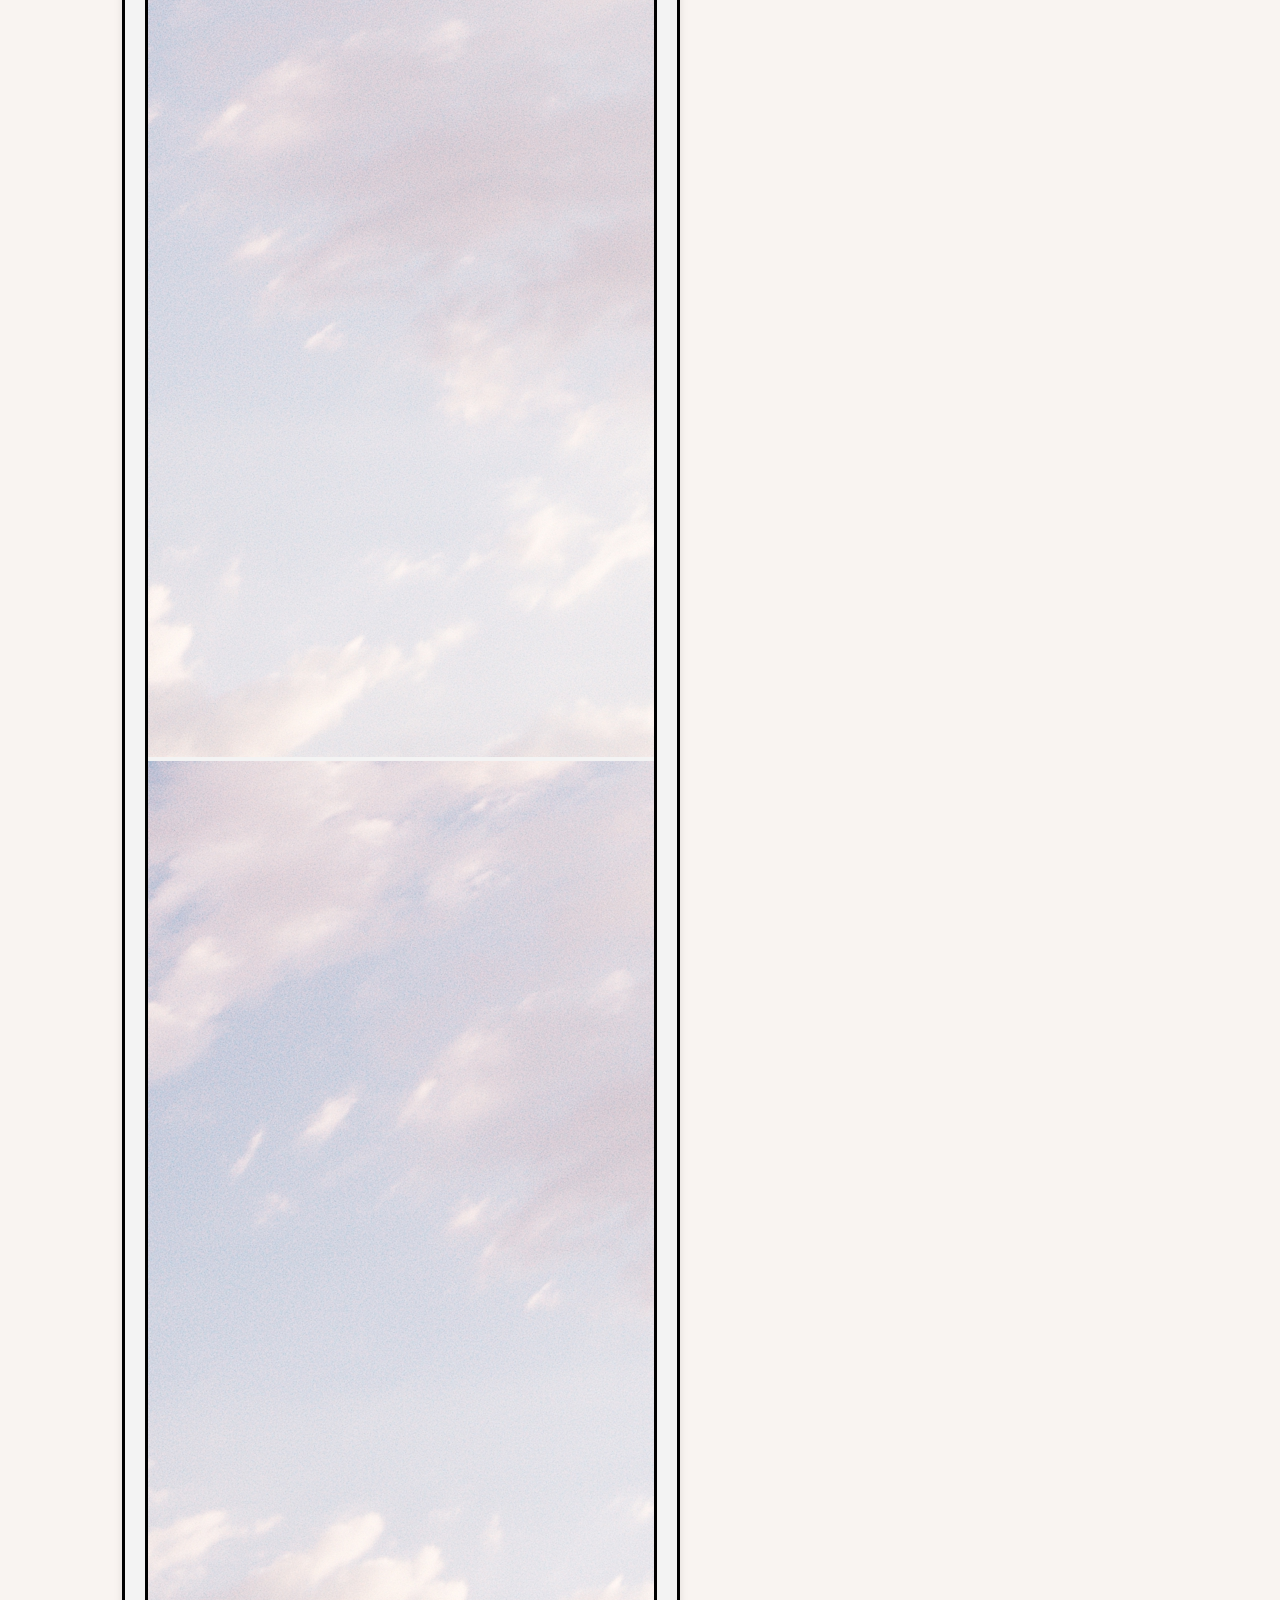
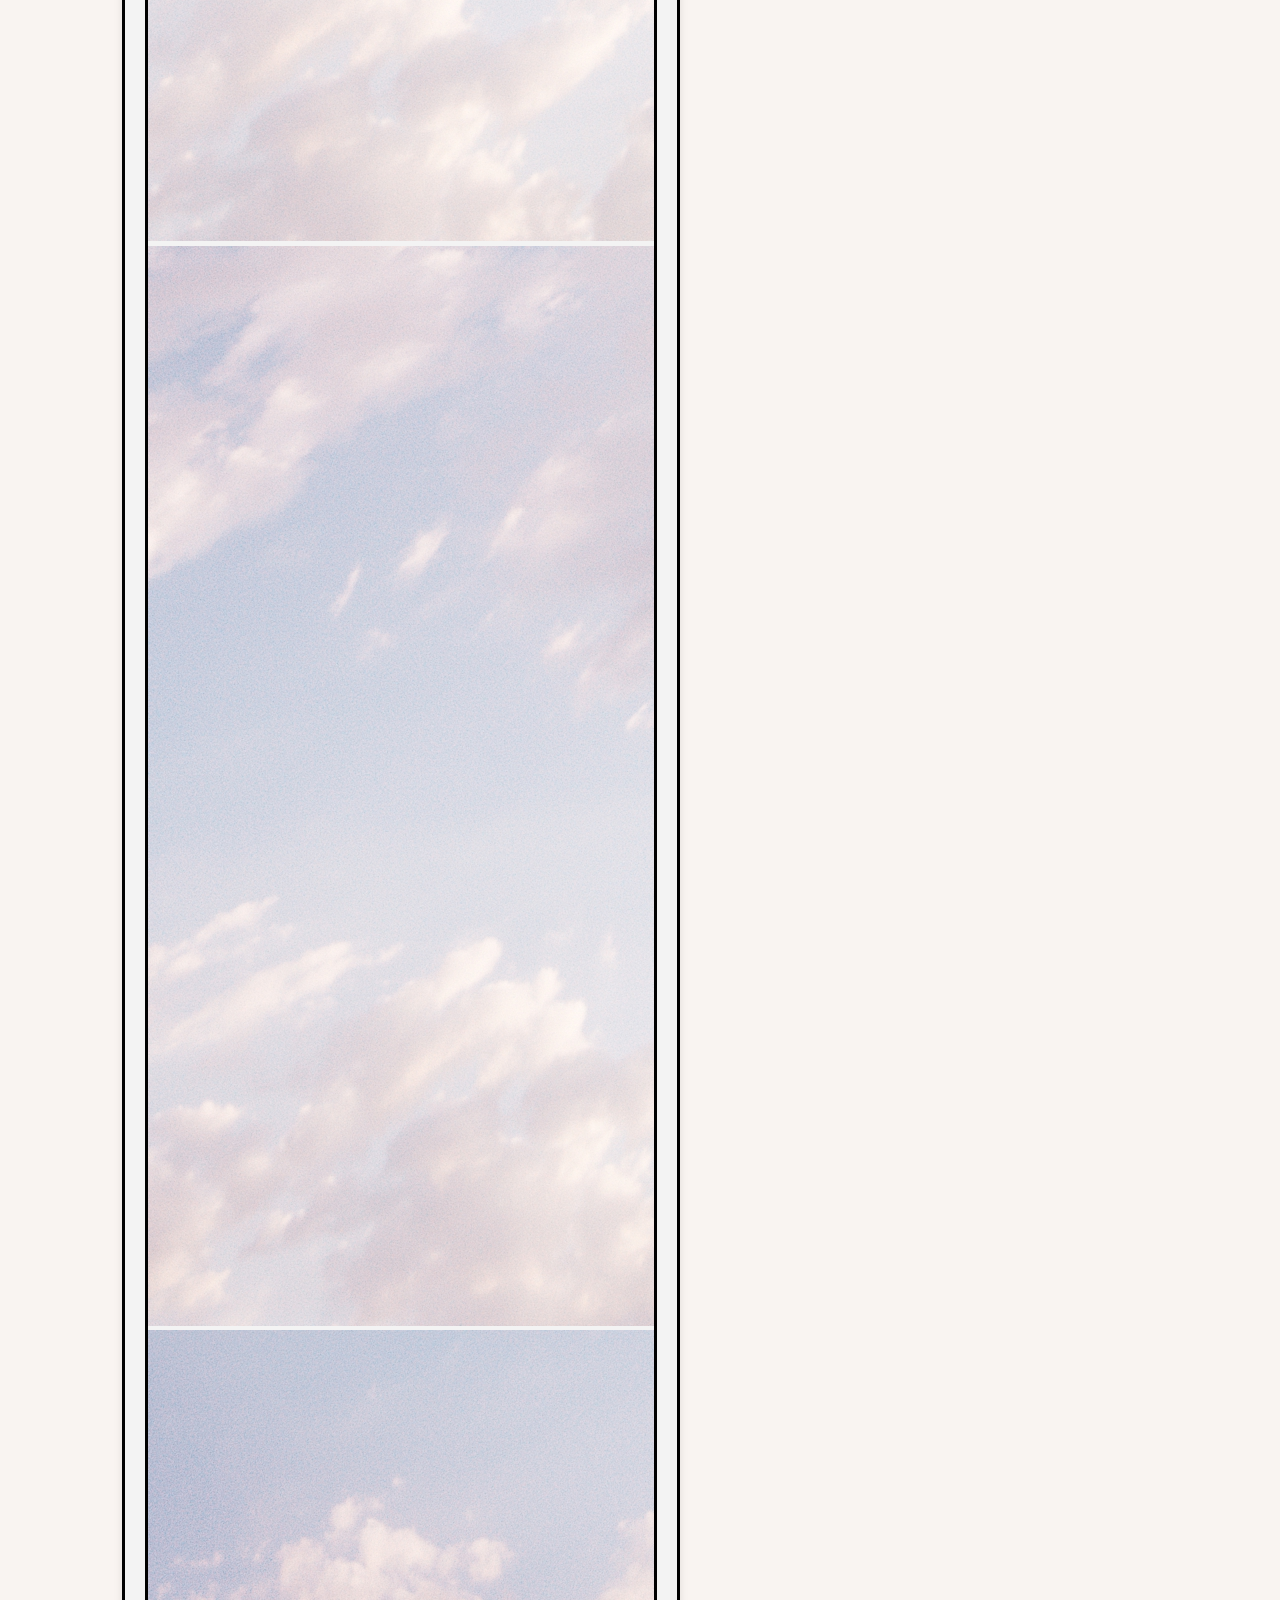
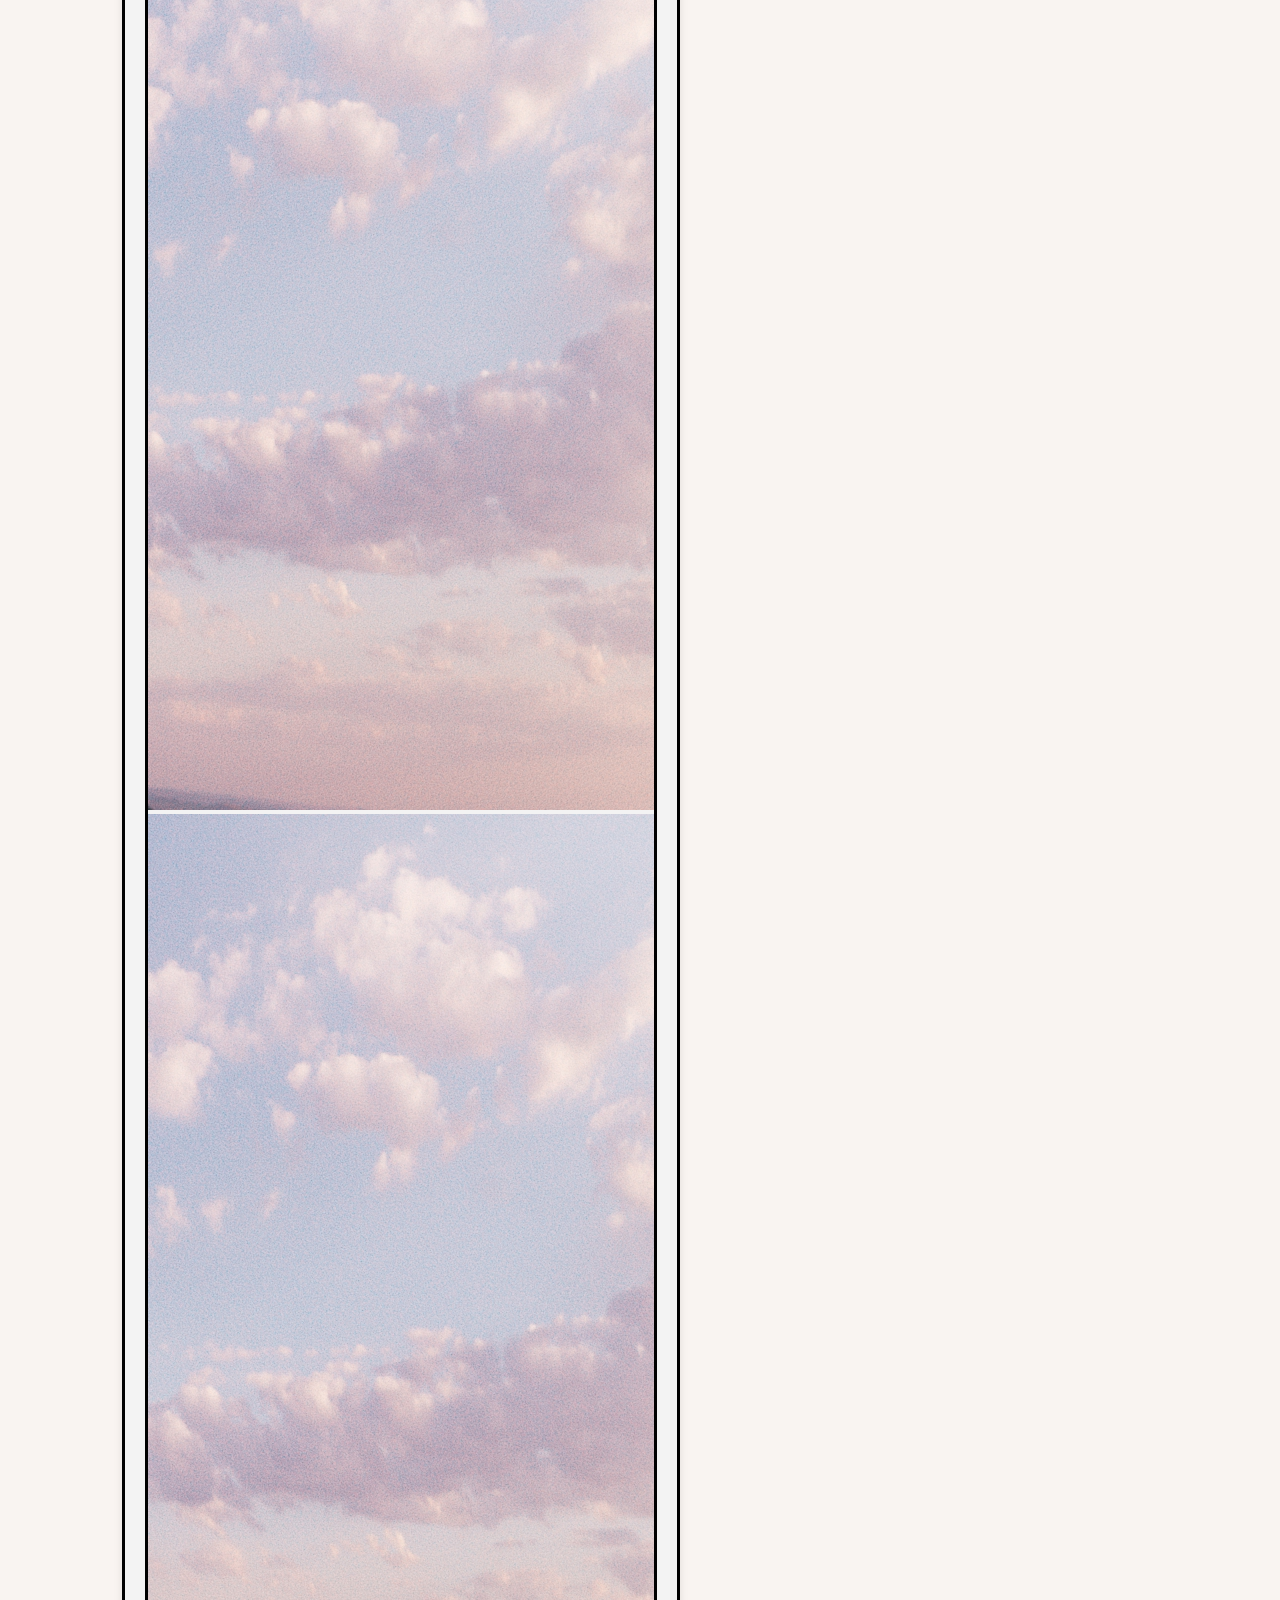
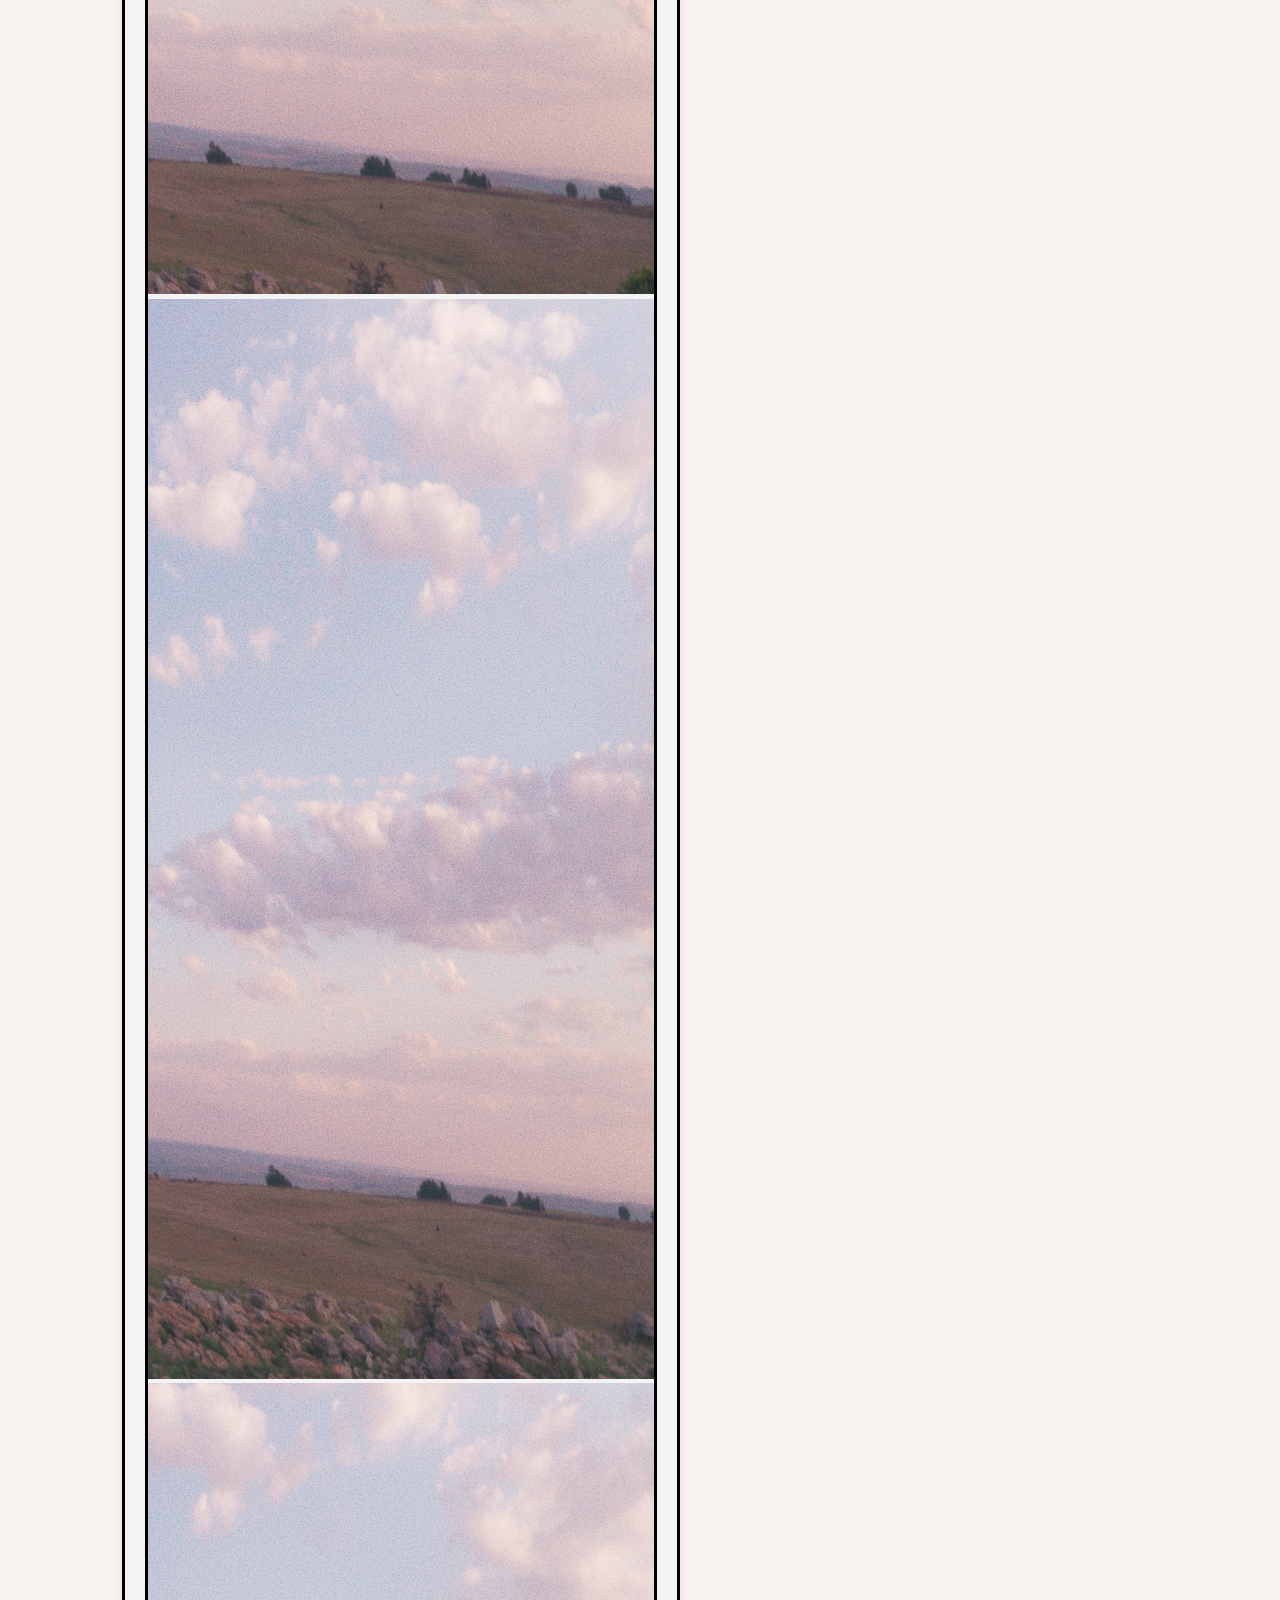
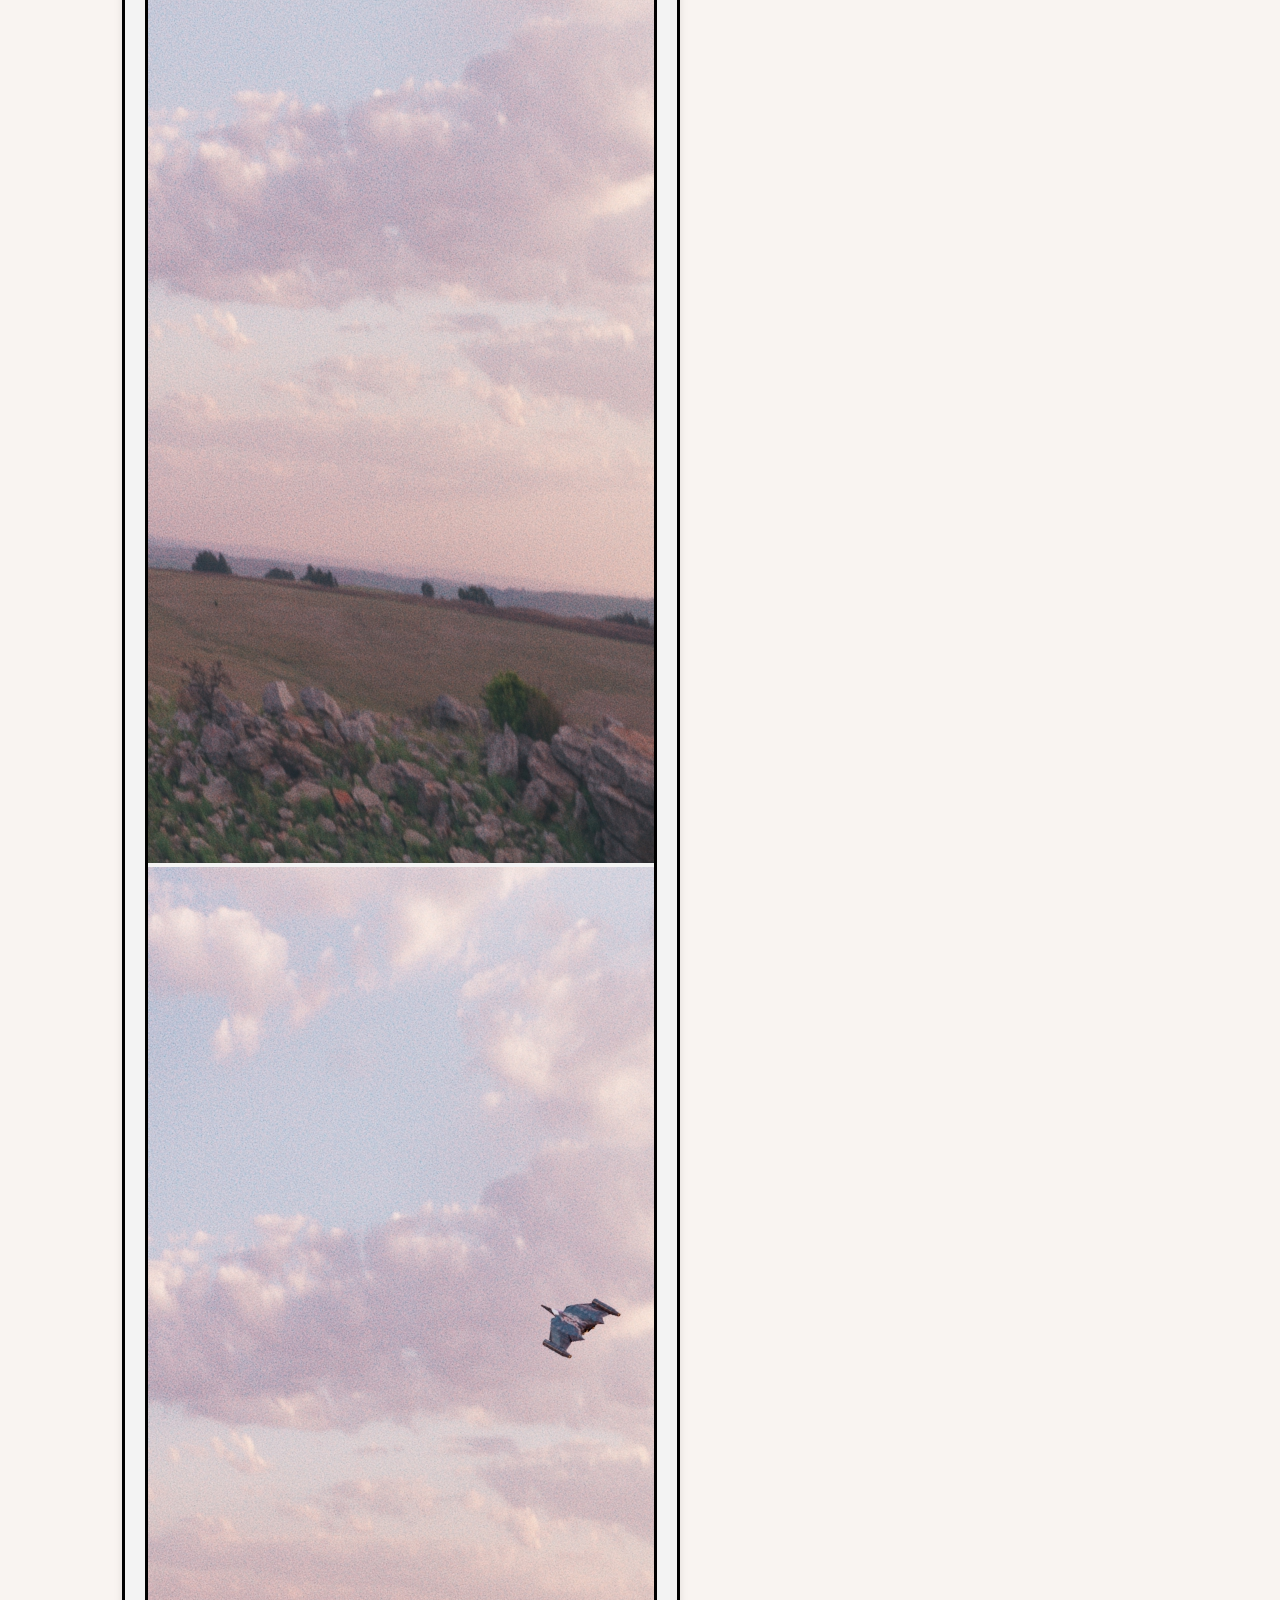
<file: project3.html>
<!doctype html>
<html class="no-js" lang="en">

<head>
    <meta charset="utf-8">
    <title>Responsive Layouts</title>
    <meta name="description" content="This site will serve as the hub for many sub responsive layouts">
    <meta name="viewport" content="width=device-width, initial-scale=1">

    <meta property="og:title" content="">
    <meta property="og:type" content="">
    <meta property="og:url" content="">
    <meta property="og:image" content="">

    <link rel="manifest" href="site.webmanifest">
    <link rel="apple-touch-icon" href="icon.png">
    <link rel="stylesheet" href="css/normalize.css">
    <link rel="stylesheet" type="text/css" href="slick/slick.css" />
    <link rel="stylesheet" type="text/css" href="slick/slick-theme.css" />
    <link rel="stylesheet" href="css/main.css">
    <meta name="theme-color" content="#fafafa">

    <style>
        /* Flexbox container for carousels */
        .carousel-container {
            display: flex;
            flex-wrap: wrap;
            gap: 20px;
            justify-content: space-between;
            padding: 20px;
        }

        .carousel-wrapper {
            flex: 1 1 calc(50% - 20px);
            /* 2 carousels per row */
            min-width: 300px;
            /* Responsive breakpoints */
        }

        .pic-carousel img {
            width: 100%;
            height: auto;
            border-radius: 10px;
        }
    </style>
</head>


<body> <!-- class="projects-page" -->
    <header id="global-header">
        <div class="header-container">
            <div class="logo-name">
                <span>Dylan Cole</span>
            </div>
            <nav class="nav-links">
                <a href="./index.html">Home</a>
                <a href="./projects.html" class="active">Projects</a>
                <a href="./about.html">About</a>
                <a href="./contact.html">Contact</a>
            </nav>
        </div>
    </header>



    <div class="carousel-text-wrapper">
        <div class="p3-carousel-wrapper"> <!--carousel-wrapper-->
            <div class="p3-pic-carousel"> <!--"pic-carousel-->

                <img src="./img/space ship/spaceship_dylan_1.0001.jpg" alt="Image 1">
                <img src="./img/space ship/spaceship_dylan_1.0025.jpg" alt="Image 2">
                <img src="./img/space ship/spaceship_dylan_1.0047.jpg" alt="Image 3">
                <img src="./img/space ship/spaceship_dylan_1.0062.jpg" alt="Image 4">
                <img src="./img/space ship/spaceship_dylan_1.0072.jpg" alt="Image 5">
                <img src="./img/space ship/spaceship_dylan_1.0076.jpg" alt="Image 6">
                <img src="./img/space ship/spaceship_dylan_1.0100.jpg" alt="Image 7">
                <img src="./img/space ship/spaceship_dylan_1.0116.jpg" alt="Image 8">
                <img src="./img/space ship/spaceship_dylan_1.0123.jpg" alt="Image 9">
                <img src="./img/space ship/spaceship_dylan_1.0149.jpg" alt="Image 10">
                <img src="./img/space ship/spaceship_dylan_1.0189.jpg" alt="Image 11">
                <img src="./img/space ship/spaceship_dylan_1.0199.jpg" alt="Image 12">
                <img src="./img/space ship/spaceship_dylan_1.0207.jpg" alt="Image 13">
                <img src="./img/space ship/spaceship_dylan_1.0257.jpg" alt="Image 14">
                <img src="./img/space ship/spaceship_dylan_1.0266.jpg" alt="Image 15">

            </div>
        </div>

        <div class="galactic-text-wrapper"> <!--about-me-content about-me-content-animate-->
            <div class="galactic-items"> <!--profile-items-->
                <h1 class="p1-title">Animated Spaceship Takeoff</h1>
                <p class="p1-text">For this project, I used MAYA 2024 to create a hyper-realistic rendering of a
                    spaceship
                    taking off from the ground. This project was very informative and taught me how to model 3D objects
                    and use controllers to annimate them. The project gave insight on how professional companies utalize
                    tools to create high end annimations </p>
            </div>
            <!--TODO: add section that specifies that shows completed video of takeoff and behind scenes working in MAYA-->
        </div>
    </div>

    <div class="p3-wrapper"> <!--p1-wrapper-->
        <div class="project3-gallery">
            <img src="./img/space ship/spaceship_dylan_1.0001.jpg" alt="Image 1">
            <img src="./img/space ship/spaceship_dylan_1.0025.jpg" alt="Image 2">
            <img src="./img/space ship/spaceship_dylan_1.0047.jpg" alt="Image 3">
            <img src="./img/space ship/spaceship_dylan_1.0062.jpg" alt="Image 4">
            <img src="./img/space ship/spaceship_dylan_1.0072.jpg" alt="Image 5">
            <img src="./img/space ship/spaceship_dylan_1.0076.jpg" alt="Image 6">
            <img src="./img/space ship/spaceship_dylan_1.0100.jpg" alt="Image 7">
            <img src="./img/space ship/spaceship_dylan_1.0116.jpg" alt="Image 8">
            <img src="./img/space ship/spaceship_dylan_1.0123.jpg" alt="Image 9">
            <!-- <img src="./img/space ship/spaceship_dylan_1.0149.jpg" alt="Image 10"> -->
            <img src="./img/space ship/spaceship_dylan_1.0189.jpg" alt="Image 11">
            <!-- <img src="./img/space ship/spaceship_dylan_1.0199.jpg" alt="Image 12"> -->
            <!-- <img src="./img/space ship/spaceship_dylan_1.0207.jpg" alt="Image 13"> -->
            <img src="./img/space ship/spaceship_dylan_1.0257.jpg" alt="Image 14">
            <!-- <img src="./img/space ship/spaceship_dylan_1.0266.jpg" alt="Image 15"> -->
        </div>

    </div>

    <script src="https://code.jquery.com/jquery-3.7.1.min.js"
        integrity="sha256-/JqT3SQfawRcv/BIHPThkBvs0OEvtFFmqPF/lYI/Cxo=" crossorigin="anonymous"></script>
    <script type="text/javascript" src="slick/slick.min.js"></script>
    <script src="js/main.js"></script>

</body>
</file>
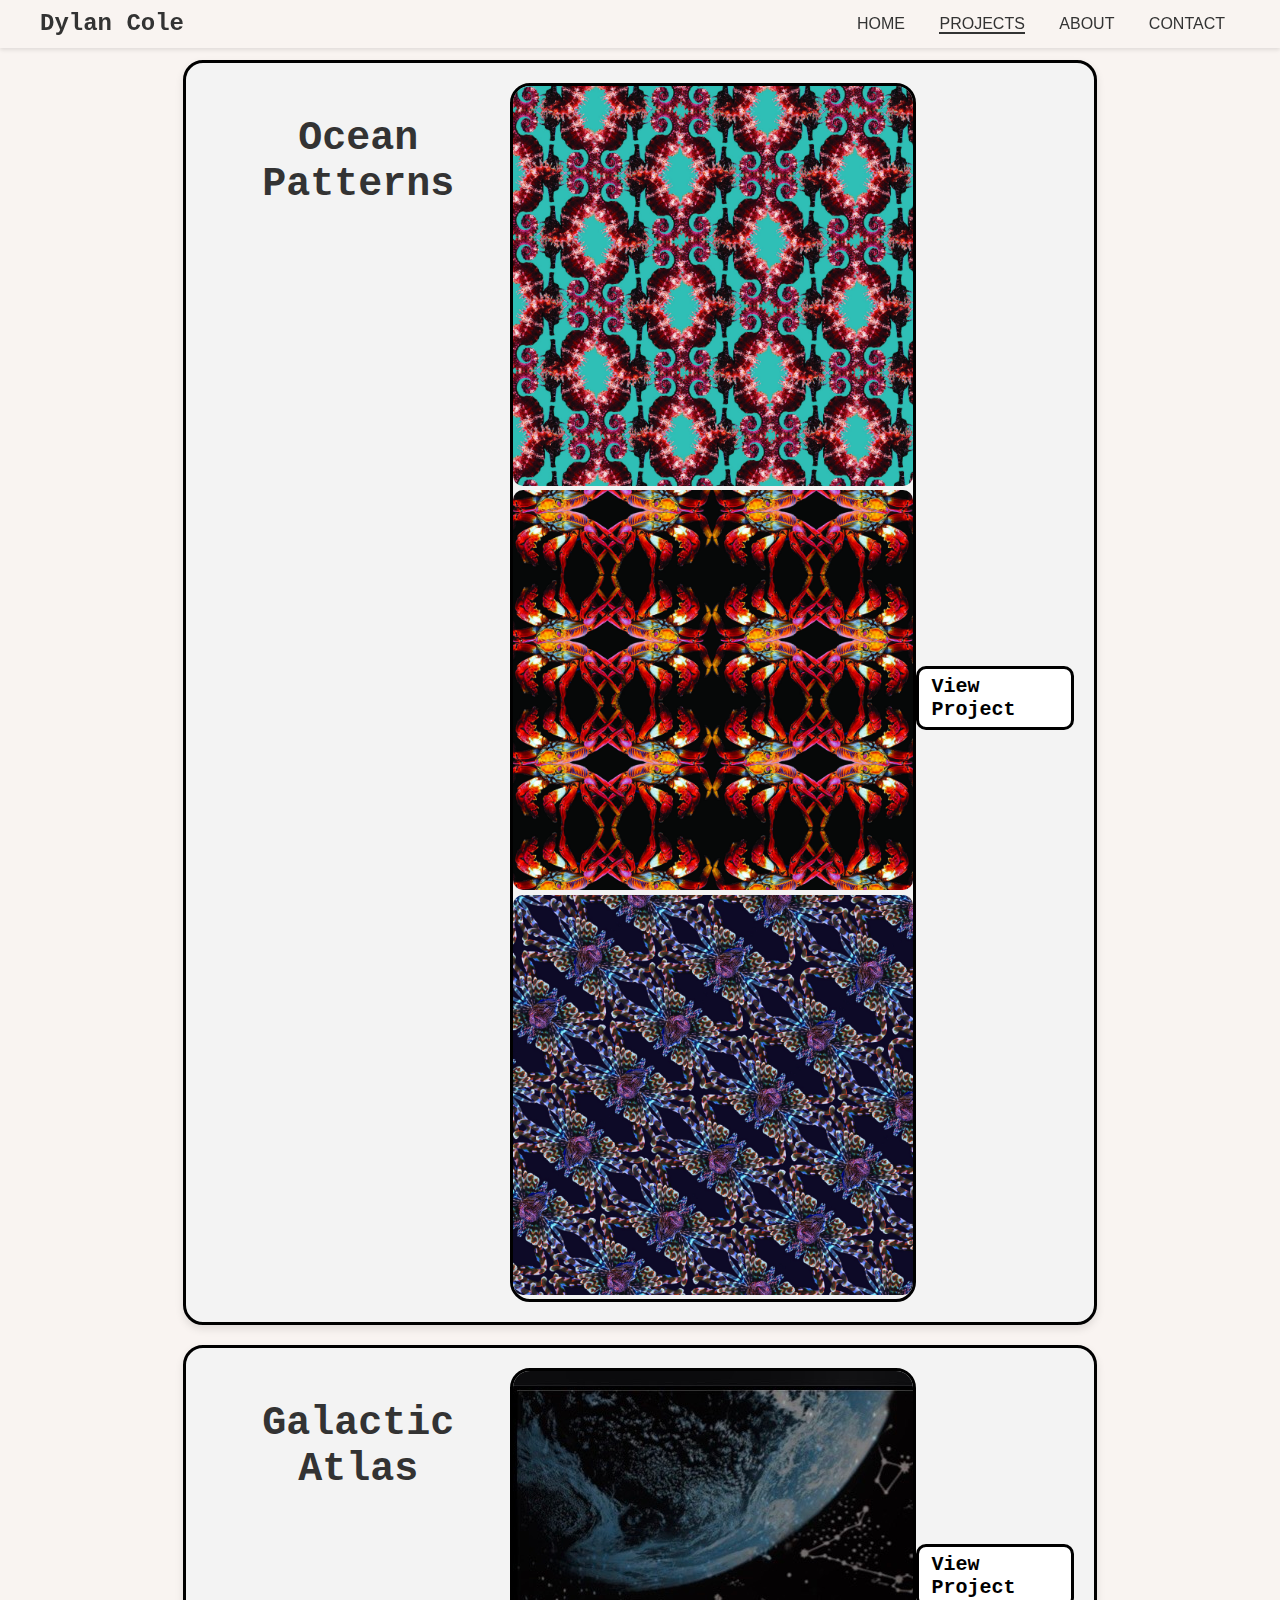
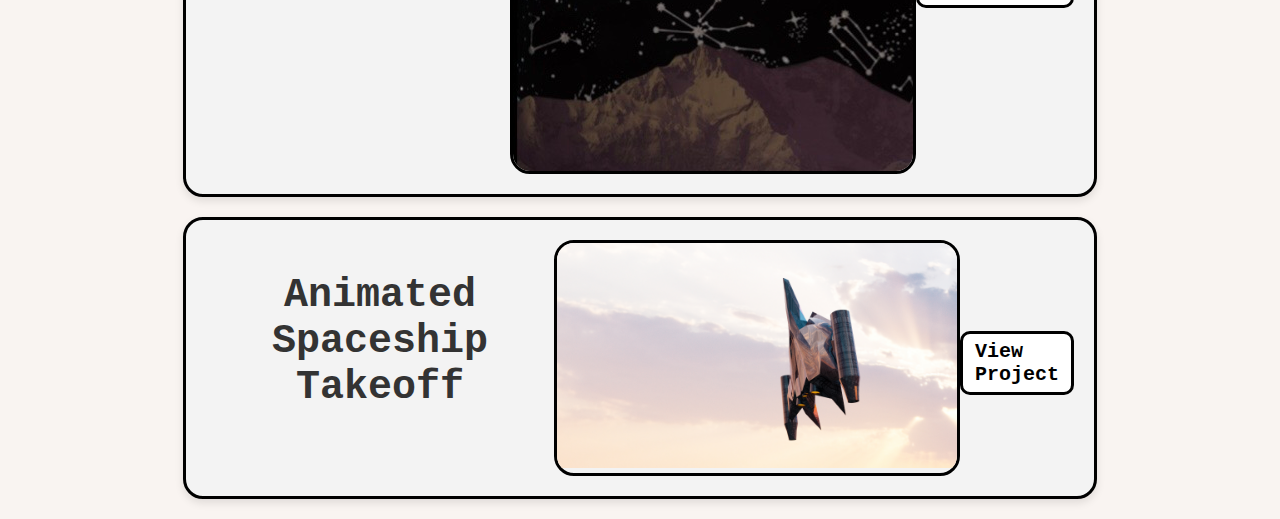
<file: projects.html>
<!doctype html>
<html class="no-js" lang="en">

<head>
  <meta charset="utf-8">
  <title>Responsive Layouts</title>
  <meta name="description" content="This site will serve as the hub for many sub responsive layouts">
  <meta name="viewport" content="width=device-width, initial-scale=1">

  <meta property="og:title" content="">
  <meta property="og:type" content="">
  <meta property="og:url" content="">
  <meta property="og:image" content="">

  <link rel="manifest" href="site.webmanifest">
  <link rel="apple-touch-icon" href="icon.png">
  <link rel="stylesheet" href="css/normalize.css">
  <link rel="stylesheet" type="text/css" href="slick/slick.css" />
  <link rel="stylesheet" type="text/css" href="slick/slick-theme.css" />
  <link rel="stylesheet" href="css/main.css">
  <meta name="theme-color" content="#fafafa">

  <style>
    /* Flexbox container for carousels */
    .carousel-container {
      display: flex;
      flex-wrap: wrap;
      gap: 20px;
      justify-content: space-between;
      padding: 20px;
    }

    .carousel-wrapper {
      flex: 1 1 calc(50% - 20px);
      /* 2 carousels per row */
      min-width: 300px;
      /* Responsive breakpoints */
    }

    .pic-carousel img {
      width: 100%;
      height: auto;
      border-radius: 10px;
    }
  </style>
</head>

<body>
  <header id="global-header">
    <div class="header-container">
      <div class="logo-name">
        <span>Dylan Cole</span>
      </div>
      <nav class="nav-links">
        <a href="./index.html">Home</a>
        <a href="./projects.html" class="active">Projects</a>
        <a href="./about.html">About</a>
        <a href="./contact.html">Contact</a>
      </nav>
    </div>
  </header>

  <div class="carousel-container">
    <!-- Carousel 1 -->
    <div class="carousel-wrapper">
      <div class="carousel-header">
        <h2>Ocean Patterns</h2>
      </div>
      <div class="pic-carousel">
        <div><img src="./img/ocean pattern 2/Project 4 (1).jpg" alt="Image 1"></div>
        <div><img src=".//img/ocean pattern 2/Project 4 crab.jpg" alt="Image 2"></div>
        <div><img src="./img/ocean pattern 2/Project 4 lionfish.jpg" alt="Image 3"></div>
      </div>
      <div class="button-container">
        <a href="project1.html" class="visit-page-button">View Project</a>
      </div>
    </div>
    <!-- Carousel 2 -->
    <div class="carousel-wrapper">
      <div class="carousel-header">
        <h2>Galactic Atlas</h2>
      </div>
      <div class="project-pic">
        <div><img src="./img/atlas design.jpg" alt="Image 1"></div>
      </div>
      <div class="button-container">
        <a href="project2.html" class="visit-page-button">View Project</a>
      </div>
    </div>
    <!-- Carousel 3 -->
    <div class="carousel-wrapper">
      <div class="carousel-header">
        <h2>Animated Spaceship Takeoff</h2>
      </div>
      <div class="project-pic">
        <div><img class="projects-spaceship" src="./img/space ship/spaceship_dylan_1.0076.jpg" alt="Image 1"></div>
      </div>
      <div class="button-container">
        <a href="project3.html" class="visit-page-button">View Project</a>
      </div>
    </div>
    <!--TODO: Carousel 4  Could potentially add Dustbuster or other CS Related Projects-->
    <!--TODO: implementation of a Computer Science based project would most likely require a lot more work to bring to life-->
    <!-- <div class="carousel-wrapper">
      <div class="carousel-header">
        <h2>Carousel 4</h2>
      </div>
      <div class="pic-carousel">
        <div><img src="./img/gato.jpg" alt="Image 1"></div>
        <div><img src="./img/gato.jpg" alt="Image 2"></div>
        <div><img src="./img/gato.jpg" alt="Image 3"></div>
      </div>
      <div class="button-container">
        <a href="project4.html" class="visit-page-button">View Project</a>
      </div>
    </div> -->
  </div>

  <script src="https://code.jquery.com/jquery-3.7.1.min.js"
    integrity="sha256-/JqT3SQfawRcv/BIHPThkBvs0OEvtFFmqPF/lYI/Cxo=" crossorigin="anonymous"></script>
  <script type="text/javascript" src="slick/slick.min.js"></script>
  <script src="js/main.js"></script>
</body>
</file>
<file: css/main.css>
body {
    margin: 0;
    font-family: Arial, sans-serif;
    background-color: #f9f4f1;
}

/* Sticky header styling */
#global-header {
    position: fixed;
    top: 0;
    width: 100%;
    background-color: #f9f4f1;
    color: #333;
    box-shadow: 0 2px 4px rgba(0, 0, 0, 0.1);
    z-index: 1000;
    padding: 10px 0;
}

/* Flexbox container for header elements */
.header-container {
    display: flex;
    justify-content: space-between;
    align-items: center;
    max-width: 1200px;
    margin: 0 auto;
    padding: 0 20px;
}

/* Logo styling */
.logo-name {
    font-size: 24px;
    font-weight: bold;
    font-family: 'Courier New', Courier, monospace;
}

/* Default link styling (no underline) */
.nav-links a {
    margin: 0 15px;
    text-decoration: none;
    color: #333;
    font-weight: 500;
    text-transform: uppercase;
    position: relative;
}

/* Underline on hover */
.nav-links a:hover::after {
    content: "";
    position: absolute;
    left: 0;
    bottom: -2px;
    height: 2px;
    width: 100%;
    background-color: #333;
}

/* Underline only when the link has the active class */
.nav-links a.active::after {
    content: "";
    position: absolute;
    left: 0;
    bottom: -2px;
    height: 2px;
    width: 100%;
    background-color: #333;
}


/* Padding to keep content below header */
body>*:not(#global-header) {
    padding-top: 60px;
}



.carousel-wrapper {
    display: flex;
    background-color: #f3f3f3;
    /* Change to your desired background color */
    border: 3px solid #000;
    /* Adds a border */
    border-radius: 20px;
    /* Rounds the edges */
    padding: 20px;
    /* Adds spacing inside the wrapper */
    box-shadow: 0 4px 8px rgba(0, 0, 0, 0.1);
    /* Optional: Adds a subtle shadow */
    max-width: 70%;
    /* Ensures it doesn't stretch too much */
    margin: auto;
    /* Centers the carousel */
    overflow: hidden;
    /* Hides overflowing content */
}


/* not working overriden by the slick carousel */
.pic-carousel {
    max-width: 400px;
    margin-left: auto;
    margin-right: auto;
    overflow: hidden;
    /* Ensures content inside respects the rounded edges */
    border-radius: 20px;
    /* Adjust the value for the desired roundness */
    border: 3px solid #000;
    /* Optional: Adds a border for visibility */
}

.carousel-header {
    text-align: center;
    /* Centers the text horizontally */
    margin-bottom: 10px;
    /* Adds spacing between the header and the carousel */
}

.carousel-header h2 {
    font-size: 2.5rem;
    font-weight: bold;
    font-family: 'Courier New', Courier, monospace;
    /* Adjust the font size as needed */
    color: #333;
    /* Optional: Set a color for the header text */
}

.project-pic {
    max-width: 400px;
    max-height: 400px;
    margin-left: auto;
    margin-right: auto;
    overflow: hidden;
    /* Ensures content inside respects the rounded edges */
    border-radius: 20px;
    /* Adjust the value for the desired roundness */
    border: 3px solid #000;
    /* Optional: Adds a border for visibility */
}

.projects-spaceship {
    width: 100%;
    /* Makes the image take up the full width of its container */
    height: auto;
    /* Ensures the image maintains its aspect ratio */
}

/* Button Functionality for the project carousels */
.button-container {
    display: flex;
    justify-content: center; /* Center horizontally */
    align-items: center; /* Center vertically if needed */
    margin-top: 10px; /* Adjust this value to move the button higher */
}

.visit-page-button {
    font-size: 20px;
    font-weight: bold;
    font-family: 'Courier New', Courier, monospace;
    color: rgb(0, 0, 0);
    border: 3px solid #000000;
    padding: 6px 12px; /* Adjust padding for better sizing */
    border-radius: 10px;
    text-decoration: none;
    background-color: white;
    cursor: pointer;
    transition: background-color 0.3s ease;
}

/* Responsive adjustments */
@media (max-width: 768px) {
    .button-container {
        margin-top: 10px; /* Adjust spacing for smaller screens */
    }
    
    .visit-page-button {
        font-size: 16px; /* Smaller font size */
        padding: 5px 10px; /* Adjust padding */
        width: 90%; /* Button takes most of the screen width */
        max-width: 300px; /* Restrict max width */
        text-align: center; /* Ensure text is centered */
    }
}


.visit-page-button:hover {
    background-color: rgb(91, 6, 91);
    color: white;
}

/* Default styles (for larger screens) */
.hero-content {
    text-align: center;
    margin-top: 10vh;
    display: flex;
    flex-direction: column;
    justify-content: center;
    align-items: center;
    gap: 20px;
}

.hero-title {
    font-family: 'Courier New', Courier, monospace;
    font-weight: bold;
    line-height: 1;
}

.hero-title-dylan,
.hero-title-cole {
    font-size: 10rem; /* Large text by default */
    color: #000;
    font-family: dugas-ultra;
    font-weight: 1000;
    transform: scaleY(2.8); /* Vertically stretched */
}

.hero-title-cole {
    font-size: 9rem;
}

.hero-title-portfolio {
    font-size: 8rem;
    color: #000;
    font-family: dugas-ultra;
    font-weight: 1000;
    transform: scaleY(2.8); /* Vertically stretched */
}

.hero-title-dylan {
    margin-top: -120px;
    margin-bottom: 145px;
    margin-left: -1100px;
}

.hero-title-cole {
    margin-top: 0;
    margin-bottom: 120px;
    margin-right: 300px;
}

.hero-title-portfolio {
    margin-right: -800px;
}

/* Aspect ratio media query for smaller screens (e.g., 16:9) */
@media (max-aspect-ratio: 16/9) {
    .hero-title-dylan,
    .hero-title-cole,
    .hero-title-portfolio {
        font-size: 5rem; /* Shrink font size */
        transform: scaleY(1.5); /* Reduce vertical stretch */
    }

    .hero-title-dylan {
        margin-top: -60px; /* Adjust spacing */
        margin-bottom: 75px;
        margin-left: -200px; /* Center horizontally */
    }

    .hero-title-cole {
        margin-bottom: 60px;
        margin-right: 150px; /* Center horizontally */
    }

    .hero-title-portfolio {
        margin-right: -400px; /* Center horizontally */
    }
}





.slick-prev,
.slick-next {
    position: absolute;
    top: 50%;
    transform: translateY(-50%);
    z-index: 1;
}

/* Adjust the position of the arrows */
.slick-prev {
    left: 10px;
    /* Moves the left arrow inside */
}

.slick-next {
    right: 10px;
    /* Keeps the right arrow within the container */
}

.slick-slide img {

    padding: 0 20px;
    width: 100%;
}

/* About Page formatting for text and content */
.profile {
    display: flex;
    height: 100vh;
    /* Full height of the viewport */
    align-items: stretch;
    /* Ensures children stretch to match the parent's height */
}

.about-me {
    width: 45%;
    /* Left section width */
    display: flex;
    justify-content: center;
    /* Centers the image horizontally */
    align-items: center;
    /* Centers the image vertically */
    background-color: #f5f5f5;
    /* Optional: Background color for distinction */
}

.about-me img {
    width: 350px;
    /* Image size */
    height: auto;

    /* Maintains aspect ratio */
    border: 5px solid #000;
    /* Black border */
    border-radius: 10px;
    /* Rounded corners */
    box-shadow: 0 4px 8px rgba(0, 0, 0, 0.3);
    /* Shadow */
}

.about-me-content {
    width: 65%;
    /* Remaining width for the right section */
    padding: 20px;
    /* Adjust spacing inside */
    overflow-y: auto;
    /* Makes the content scrollable if it overflows */
    display: flex;
    flex-direction: column;
    /* Ensures inner content stacks vertically */
}




.profile {
    max-width: 1200px;
    margin: 0 auto;
    line-height: 1.5;
}

/* 
.profile-items {
    display: flex;
    align-items: flex-start;
    margin-bottom: 20px;
} */


.title {
    font-size: 32px;
    font-weight: bold;
    color: #000;
    flex: 0 0 auto;
    margin-right: 15px;
    font-weight: bold;
    font-family: 'Courier New', Courier, monospace;
}

.text {
    font-size: 16px;
    color: #333;
    line-height: 1.6;
}

/* Seperate section of about page */


.skill-boxes {
    max-width: 800px;
    display: flex;
    margin: 0 auto;
    flex-direction: column;
    gap: 3rem;
    padding: 0 3rem;
}

.skills1,
.skills2,
.skills3 {
    border: 1px solid #333;
    /* Black border */
    padding: 3px;
    /* Add spacing inside the box */
    margin: 6px 0;
    /* Add space between boxes */
    border-radius: 5px;
    /* Rounded corners */
    color: #f9f4f1;
    background-color: #000000;
    /* Optional: light background color */
    display: inline-block;
    /* Makes boxes shrink to their content */
    text-align: center;
    /* Centers the text within the box */
    width: 100px;
    /* Set a consistent width */
}

.resume-download {
    display: flex;
    align-items: center;
    justify-content: left;
    padding-top: 20px;

    font-size: 30px;
    font-weight: bold;
    font-family: 'Courier New', Courier, monospace;
}

.resume-download a {
    color: black;
    border: 3px solid #333;
    padding: 6px;
    border-radius: 5px;
    /* Change the text color to black */
}

.resume-download a:hover {
    color: rgb(91, 6, 91);
    /* Optional: Add a hover effect, e.g., change color to gray */
}




/* Contact Page CSS */
.socialMedia a {
    color: var(--tertiary);
    margin: 0 1rem;
    transition: transform .25s;
    padding: 20px
}

.socialMedia a:hover {
    transform: translateY(-2px);
    color: var(--secondary)
}

.socialMedia {
    display: flex;
    justify-content: center;
    gap: 20px;
    margin-top: 20px;
}

.socialMedia ion-icon {
    font-size: 32px;
    color: #000;
    transition: color 0.3s ease-in-out;
}

.socialMedia ion-icon:hover {
    color: #0073e6;
}

.contact-icon {
    display: block;
    width: 100px;
}


/* Contact Page Contact Form */
.contact-form-wrapper {
    max-width: 400px;
    width: 100%;
    padding: 80px 40px;
    margin-top: 45px;
    margin-bottom: -30px;
    /* Add horizontal padding for even spacing */
    border: 2px solid #000;
    /* Black border for bold contrast */
    border-radius: 8px;
    /* Subtle rounded corners */
    /* background-color: #fff; */
    /* White background */
    box-shadow: 5px 5px 0px rgba(0, 0, 0, 0.2);
    /* Stronger shadow */
    font-family: 'Courier New', Courier, monospace;
    font-weight: bold;
    /* Match font */
    color: #000;
    /* Black text */
}

.contact-form {
    display: flex;
    flex-direction: column;
    gap: 28px;
}

.contact-form input,
.contact-form textarea {
    width: 100%;
    /* Ensure inputs span the container with padding */
    padding: 10px;
    border: 2px solid #000;
    /* Black border for inputs */
    border-radius: 5px;
    font-size: 16px;
    color: #000;
    /* Black text */
    background-color: #f4f4f4;
    /* Slightly off-white background */
    outline: none;
    resize: none;
    margin: 0;
    /* Reset margin for alignment */
    box-sizing: border-box;
    /* Include padding and border in width */
    box-shadow: inset 2px 2px 0 rgba(0, 0, 0, 0.2);
    /* Inset shadow for depth */
}

textarea {
    height: 100px;
    /* Fixed height for textarea */
}

.contact-send-wrapper {
    text-align: center;
}

.contact-form button {
    font-family: 'Courier New', Courier, monospace;
    font-weight: bold;
    /* Match font */
    font-size: 18px;
    background-color: #fff;
    /* White background */
    color: #000;
    /* Black text */
    border: 2px solid #000;
    /* Black border */
    padding: 10px 45px;
    cursor: pointer;
    border-radius: 5px;
    transition: all 0.2s ease-in-out;
}

.contact-form button:hover {
    background-color: #000;
    /* Black background on hover */
    color: #fff;
    /* White text on hover */
}

.contact-page {
    display: flex;
    justify-content: center;
    align-items: center;
    margin: 0;
    min-height: 100vh;

    flex-direction: column;
}



/* HOME PAGE */
.hero {
    position: relative;
    height: 100vh;
    /* Full-screen height */
    display: flex;
    align-items: center;
    justify-content: center;
    overflow: hidden;
    /* Ensures the gradient stays within bounds */
}

.hero-gradient {
    position: absolute;
    top: 0;
    left: 0;
    width: 100%;
    height: 100%;
    /* background: linear-gradient(to right, #ffffff, #7107d4); */
    background: linear-gradient(to bottom, #000000, #ba2de6);
    mask-image: radial-gradient(circle, rgb(255, 0, 0) 1%, rgba(176, 24, 236, 0) 60%);
    mask-size: 10px 10px;
    /* Adjust the dot size */
    mask-repeat: repeat;
    -webkit-mask-image: radial-gradient(circle, rgba(0, 0, 0, 1) 1%, rgba(0, 0, 0, 0) 60%);
    -webkit-mask-size: 10px 10px;
    -webkit-mask-repeat: repeat;
    clip-path: polygon(0 0, 25% 0, 50% 50%, 75% 0, 100% 0,
            100% 25%, 50% 50%, 100% 75%, 100% 100%,
            75% 100%, 50% 50%, 25% 100%, 0 100%,
            0 75%, 50% 50%, 0 25%);
    z-index: -1;
    /* Places the gradient behind content */
}

.hero-content {
    position: relative;
    z-index: 1;
    /* Ensures content stays above the gradient */
    text-align: center;
}

/* PROJECT 1 PAGE */
.project1-gallery {
    display: flex;
    /* Enables Flexbox layout */
    justify-content: space-evenly;
    /* Evenly spaces the images */
    align-items: center;
    /* Centers the images vertically */
    margin-top: 20px;
    /* Adds spacing at the top */
    padding: 10px;
    flex-wrap: wrap;
    /* Allows wrapping if the screen is too small */
    gap: 15px;
    /* Adds consistent spacing between images */
}

.project1-gallery img {
    width: 150px;
    /* Set a consistent width for the images */
    height: auto;
    /* Maintain the aspect ratio */
    border-radius: 10px;
    /* Optional: Add rounded corners */
    box-shadow: 0 4px 6px rgba(0, 0, 0, 0.1);
    /* Optional: Add a subtle shadow */
    transition: transform 0.3s ease;
    /* Optional: Smooth animation on hover */
}

.project1-gallery img:hover {
    transform: scale(1.25);
    /* Optional: Slight zoom on hover */
}

.p1-carousel-wrapper {
    display: flex;
    background-color: #f3f3f3;
    border: 3px solid #000;
    border-radius: 20px;
    padding: 20px;
    box-shadow: 0 4px 8px rgba(0, 0, 0, 0.1);
    max-width: 40%;
    /* Keeps the wrapper smaller */
    margin: auto;
    overflow: hidden;
    /* Hides overflowing content */
}

.p1-pic-carousel {
    width: 100%;
    /* Makes the carousel container fill the wrapper */
    max-width: 800px;
    /* You can set this to a larger value to make the carousel content bigger */
    margin-left: auto;
    margin-right: auto;
    overflow: hidden;
    border-radius: 20px;
    border: 3px solid #000;
}

.carousel-text-wrapper {
    display: flex;
    justify-content: space-between;
    /* Space out the carousel and text */
    align-items: flex-start;
    /* Align both elements to the top */
    gap: 20px;
    /* Optional: space between carousel and text */
    width: 80%;
    /* Adjust width of the wrapper */
    margin: auto;
    /* Center the wrapper */
}

/* PROJECT 2 STYLING */
.atlas-wrapper {
    display: flex;
    height: 100vh;
    /* Full height of the viewport */
    align-items: stretch;
    /* Ensures children stretch to match the parent's height */
}

.atlas-img {
    width: 45%;
    /* Left section width */
    display: flex;
    justify-content: center;
    /* Centers the image horizontally */
    align-items: center;
    /* Centers the image vertically */
    background-color: #f5f5f5;
    /* Optional: Background color for distinction */
    padding-left: 50px;
    /* Added space between the left side of the screen and the image */
}

.atlas-img img {
    width: 80%;
    /* Makes the image fill its parent container (with some space) */
    max-width: 500px;
    /* Ensures the image doesn't grow too large */
    height: auto;
    /* Maintains the aspect ratio */
    border: 5px solid #000;
    /* Black border */
    border-radius: 10px;
    /* Rounded corners */
    box-shadow: 0 40px 50px rgba(0, 0, 0, 0.5);
    /* Shadow */
    transition: transform 0.3s ease-in-out;
    /* Smooth transition for the transform */
}

.atlas-img img:hover {
    transform: scale(1.1);
    /* Scales the image to 110% of its original size */
}

.galactic-text-wrapper {
    display: flex;
    justify-content: center;
    align-items: flex-start;
    /* Align text to top to make it look more natural */
    flex-direction: column;
    /* Allow text to stack vertically */
    padding-left: 10px;
    /* Add space between the image and the text */
    width: 35%;
    /* Ensure the text section is given some width */
}

.p1-title {
    font-size: 45px;
    font-weight: bold;
    color: #000;
    margin-bottom: 75px;
    font-family: 'Courier New', Courier, monospace;
    text-decoration: underline;
}

.p1-text {
    font-size: 20px;
    color: #333;
    line-height: 1.6;
    max-width: 80%;
    /* Ensure text does not span too wide */
    width: 100%;
    /* Allow text to wrap */
    margin-top: 10px;
    /* Add some spacing between title and text */
}

/* Project 3 Styling */

.p3-carousel-wrapper {
    display: flex;
    background-color: #f3f3f3;
    border: 3px solid #000;
    border-radius: 20px;
    padding: 20px;
    box-shadow: 0 4px 8px rgba(0, 0, 0, 0.1);
    max-width: 40%;
    /* Keeps the wrapper smaller */
    margin: auto;
    overflow: hidden;
    /* Hides overflowing content */
}

.p3-pic-carousel {
    width: 100%;
    /* Makes the carousel container fill the wrapper */
    max-width: 800px;
    /* You can set this to a larger value to make the carousel content bigger */
    margin-left: auto;
    margin-right: auto;
    overflow: hidden;
    border-radius: 20px;
    border: 3px solid #000;
}

.carousel-text-wrapper {
    display: flex;
    justify-content: space-between;
    /* Space out the carousel and text */
    align-items: flex-start;
    /* Align both elements to the top */
    gap: 20px;
    /* Optional: space between carousel and text */
    width: 100%;
    /* Adjust width of the wrapper */
    margin: auto;
    /* Center the wrapper */
}

.project3-gallery {
    display: flex;
    /* Enables Flexbox layout */
    justify-content: space-evenly;
    /* Evenly spaces the images */
    align-items: center;
    /* Centers the images vertically */
    margin-top: 80px;
    /* Adds spacing at the top */
    padding: 10px;
    flex-wrap: wrap;
    /* Allows wrapping if the screen is too small */
    gap: 55px;
    /* Adds consistent spacing between images */
}

.project3-gallery img {
    width: 220px;
    /* Set a consistent width for the images */
    height: auto;
    /* Maintain the aspect ratio */
    border-radius: 10px;
    /* Optional: Add rounded corners */
    box-shadow: 0 4px 6px rgba(0, 0, 0, 0.1);
    /* Optional: Add a subtle shadow */
    transition: transform 0.3s ease;
    /* Optional: Smooth animation on hover */
}

.project3-gallery img:hover {
    transform: scale(1.5);
    /* Optional: Slight zoom on hover */
}
</file>
